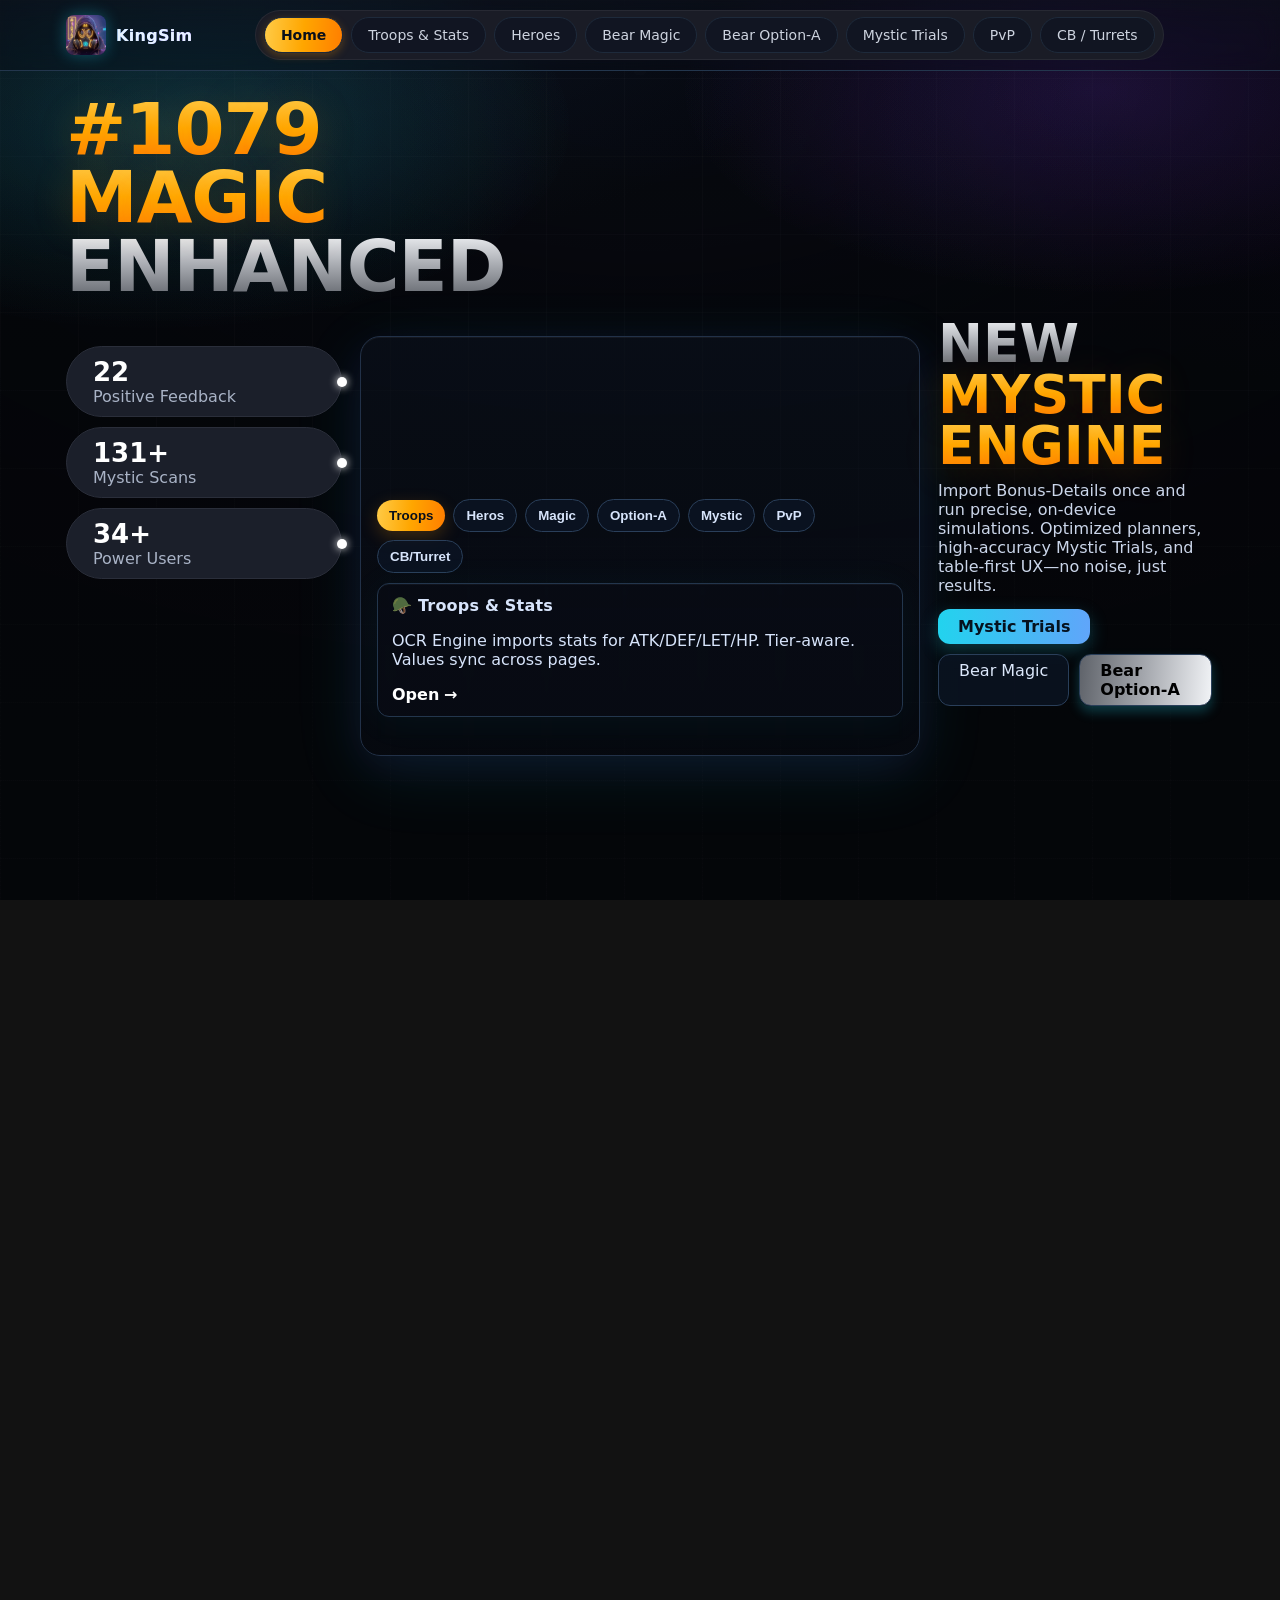
<file: index.html>
<!DOCTYPE html>
<html lang="en">
<head>
  <meta charset="utf-8" />
  <title>KingSim • Futuristic Battle Lab</title>
  <meta name="viewport" content="width=device-width, initial-scale=0.85, minimum-scale=0.5, maximum-scale=3.0" />
  <!-- Tell the browser that this page is dark  -->
  <meta name="color-scheme" content="dark">
  <meta name="theme-color" media="(prefers-color-scheme: dark)" content="#0b0f1a">
  <meta name="theme-color" media="(prefers-color-scheme: light)" content="#0b0f1a"><!-- keep dark always -->

  <!-- (Optional) legacy Safari/Chrome hint -->
  <meta name="apple-mobile-web-app-status-bar-style" content="black-translucent">

  <!-- Base + theme + home -->
  <link rel="stylesheet" href="assets/styles.css" />
  <link rel="stylesheet" href="assets/theme-all.css" />
  <link rel="stylesheet" href="assets/home-futuro.css" />
</head>
<body class="home-futuro">

  <!-- Scroll progress -->
  <div class="scroll-progress" aria-hidden="true"><span></span></div>

  <!-- Background: base image + effects (Home overlay) -->
  <div class="bg bg-image" aria-hidden="true"></div>
  <div class="bg fx-aurora" aria-hidden="true"></div>
  <div class="bg fx-grid" aria-hidden="true"></div>
  <div class="bg fx-vignette" aria-hidden="true"></div>

  <!-- NAV -->
  <header class="nav nav-glass">
    <div class="nav-inner">
      <a class="brand" href="index.html" aria-label="KingSim Home">
        <span class="brand-badge glow"></span>
        <span class="brand-name">KingSim</span>
      </a>

      <nav class="nav-links" aria-label="Primary" id="site-menu">
        <a href="index.html" data-tab="home">Home</a>
        <a href="troops.html" data-tab="troops">Troops &amp; Stats</a>
        <a href="heros.html" data-tab="heroes">Heroes</a>
        <a href="magic.html" data-tab="magic">Bear Magic</a>
        <a href="optiona.html" data-tab="optiona">Bear Option‑A</a>
        <a href="mystic.html" data-tab="mystic">Mystic Trials</a>
        <a href="pvp.html" data-tab="pvp">PvP</a>
        <a href="cb.html" data-tab="cb">CB / Turrets</a>
      </nav>
        <!-- The Menu button (.nav-toggle) is injected by theme-all.js -->
      <div class="nav-ctas">
        <a class="btn-pill btn-primary--compact" href="troops.html">🪖</a>
        <!-- The Menu button (.nav-toggle) is injected by theme-all.js -->
      </div>
    </div>
  </header>

  <!-- SCENE 1: PROMISE (hero) -->
  <section class="scene scene-hero fx-reveal" id="hero" aria-label="Hero">
        <div class="hero-grid container">
          <div class="hero-left">
            <!-- HERO 1 -->
            <h1 class="headline">
              <span class="line gold">#1079</span>
              <span class="line gold">MAGIC</span>
              <span class="line silver">ENHANCED</span>
            </h1>
          </div>
        </div>
    <div class="hero-grid container">
      <!-- HERO 1 & 2 (left lane: headline + pills) -->
      <div class="hero-left">
        <!-- HERO 2 -->
        <ul class="stats">
          <li class="stat">
            <div class="pill">
              <div class="stat-value" data-count-to="23">0</div>
              <div class="stat-sub">Positive Feedback</div>
            </div>
          </li>
          <li class="stat">
            <div class="pill">
              <div class="stat-value" data-count-to="132" data-suffix="+">0</div>
              <div class="stat-sub">Mystic Scans</div>
            </div>
          </li>
          <li class="stat">
            <div class="pill">
              <div class="stat-value" data-count-to="35" data-suffix="+">0</div>
              <div class="stat-sub">Power Users</div>
            </div>
          </li>
        </ul>
      </div>

      <!-- HERO 3 (center slab) -->
      <div class="hero-center">
        <div class="glass-slab" aria-hidden="true">
          <div class="slab-content">
            <!-- Optional loop video
            <video class="slab-video" autoplay muted loop playsinline>
              <source src="assets/hero-loop.webm" type="video/webm" />
              <source src="assets/hero-loop.mp4" type="video/mp4" />
            </video>
            -->

            <!-- Module carousel -->
            <div class="slab-carousel" role="tablist" aria-label="KingSim modules">
              <button class="tab is-active" data-target="#tab-troops" role="tab" aria-selected="true">Troops</button>
              <button class="tab" data-target="#tab-heros"  role="tab" aria-selected="false">Heros</button>
              <button class="tab" data-target="#tab-magic"  role="tab" aria-selected="false">Magic</button>
              <button class="tab" data-target="#tab-opt"    role="tab" aria-selected="false">Option‑A</button>
              <button class="tab" data-target="#tab-mystic" role="tab" aria-selected="false">Mystic</button>
              <button class="tab" data-target="#tab-pvp" role="tab" aria-selected="false">PvP</button>
              <button class="tab" data-target="#tab-cb" role="tab" aria-selected="false">CB/Turret</button>
            </div>

            <div class="slab-panels">
              <div class="panel is-visible" id="tab-troops">
                <h4>🪖 Troops &amp; Stats</h4>
                <p>OCR Engine imports stats for ATK/DEF/LET/HP. Tier‑aware. Values sync across pages.</p>
                <a class="link-arrow" href="troops.html">Open</a>
              </div>
              <div class="panel" id="tab-heros">
                <h4>�🧙‍♂️ Heroes &amp; Abilities</h4>
                <p>Select ownership, set level (⭐ 1–5), skill levels (1–5), and widget level (⚔ 1–5). Joiners are merged into the Epic group. Calculations show Battle‑PLUS effects only.</p>
                <a class="link-arrow" href="heros.html">Open</a>
              </div>
              <div class="panel" id="tab-magic">
                <h4>🐻 Bear Magic</h4>
                <p>A balanced simulation engine that tests all formation combinations to find the best 10 call/join ratios with highest total score.</p>
                <p>Reduces archers in CALL rally to maximize JOIN rally archer count (you join 2× per 5‑min window = 2× damage!)</p>
                <a class="link-arrow" href="magic.html">Open</a>
              </div>
              <div class="panel" id="tab-opt">
                <h4>🐻 Bear Option‑A</h4>
                <p>Uses your input Attack/Lethality stats to calculate optimal call formation and plots it on an interactive ternary chart for visual analysis.</p>
                <p>Maximizes ARCHER in CALL (your strongest stat), equal Cav/Arch in JOINs, fill rest with Infantry to reach 65k cap</p>
                <a class="link-arrow" href="optiona.html">Open</a>
              </div>
              <div class="panel" id="tab-mystic">
                <h4>🧭 Mystic Trials</h4>
                <p>Drop one Bonus/Stat Details image—get best compositions for your strike!</p>
                <a class="link-arrow" href="mystic.html">Open</a>
              </div>
              <div class="panel" id="tab-pvp">
                <h4>⚔ PvP</h4>
                <p>A dedicated PvP planner with attacker/defender stat matrices, counter picks, and live “what‑if” swaps will land here. It will reuse your shared Troops & Stats and present crisp, table‑first recommendations.</p>
                <a class="link-arrow" href="pvp.html">Open</a>
              </div>
              <div class="panel" id="tab-cb">
                <h4>⚔/🛡 CB/Turret</h4>
                <p>Dedicated calculators for Castle Battle and turret interactions will land here. The module will use your shared Troops & Stats and present clear setup tables.</p>
                <a class="link-arrow" href="cb.html">Open</a>
              </div>
              </div>
            </div>
          </div>
        </div>

      <!-- HERO 4 (right narrative & CTAs) -->
      <div class="hero-right">
        <h2 class="block-title">
          <span class="line silver">NEW</span>
          <span class="line gold">MYSTIC</span>
          <span class="line gold">ENGINE</span>
        </h2>
        <p class="lead">
          Import Bonus‑Details once and run precise, on‑device simulations. Optimized planners, high‑accuracy Mystic Trials, and table‑first UX—no noise, just results.
        </p>

        <div class="cta-row">
          <a class="btn-primary" href="mystic.html">Mystic Trials</a>
          <a class="btn-secondary" href="magic.html">Bear Magic</a>
          <a class="btn-outline" href="optiona.html">Bear Option‑A</a>
        </div>
      </div>
    </div>
  </section>

  <!-- SCENE 2: MODULES -->
  <section class="scene scene-modules fx-reveal container" id="modules" aria-label="Modules">
    <div class="feature-strip">
      <article class="feature card" data-target="#tab-troops" tabindex="0">
        <h3 class="f-title">Troops &amp; Stats</h3>
        <p class="f-copy">OCR Engine imports stats for ATK/DEF/LET/HP. Tier‑aware. Values sync across pages.</p>
        <a class="link-arrow2" href="troops.html">Open</a>
      </article>

      <article class="feature card" data-target="#tab-magic" tabindex="0">
        <h3 class="f-title">Bear Magic</h3>
        <p class="f-copy">A balanced simulation engine that tests all formation combinations to find the best 10 call/join ratios with highest total score.</p>
        <p class="f-copy">Reduces archers in CALL rally to maximize JOIN rally archer count (you join 2× per 5‑min window = 2× damage!)</p>
        <a class="link-arrow2" href="magic.html">Open</a>
      </article>

      <article class="feature card" data-target="#tab-opt" tabindex="0">
        <h3 class="f-title">Bear Option‑A</h3>
        <p class="f-copy">Uses your input Attack/Lethality stats to calculate optimal call formation and plots it on an interactive ternary chart for visual analysis.</p>
        <p class="f-copy">Maximizes ARCHER in CALL (your strongest stat), equal Cav/Arch in JOINs, fill rest with Infantry to reach 65k cap</p>
        <a class="link-arrow2" href="optiona.html">Open</a>
      </article>
    </div>
  </section>

  <!-- SCENE 3: STORY -->
  <section class="scene scene-story fx-reveal container" id="story" aria-label="Story">
    <div class="story-track">
      <article class="beat">
        <h3>Import</h3>
        <p>Drop one Bonus Details image—stats, tiers, and totals appear instantly.</p>
      </article>
      <article class="beat">
        <h3>Optimize</h3>
        <p>Find the best INF/CAV/ARC split with live counters and crisp tables.</p>
      </article>
      <article class="beat">
        <h3>Dominate</h3>
        <p>Make call/join choices with confidence. Scoreboards and inventory tell the rest.</p>
      </article>
    </div>

  </section>

  <!-- OUTRO CTA -->
  <section class="scene scene-outro fx-reveal container" id="outro" aria-label="Get Started">
    <div class="cta-band">
      <div class="band-left">
        <h3>Built for speed. Designed for clarity.</h3>
        <p>Everything runs on‑device. No servers. No waiting. Just results.</p>
      </div>
      <div class="band-right">
        <a class="btn-secondary" href="troops.html">Prepare Troops</a>
        <a class="btn-primary" href="mystic.html">Start Now</a>
      </div>
    </div>
  </section>

  <!-- FOOTER AUTO-INSERT -->
  <script src="assets/footer.js"></script>

  <!-- Scripts -->
  <script src="assets/theme-all.js"></script>
  <script src="assets/home-futuro.js"></script>
  <!-- If you load the mobile/animation helpers, keep them AFTER the theme as well -->
  <!-- <script src="assets/anim-all.js"></script> -->
  <!-- <script src="assets/mobile-all.js"></script> -->

  <script>
    (function(){
      // 1% of the current viewport height
      function setVH(){ document.documentElement.style.setProperty('--vh', (window.innerHeight * 0.01) + 'px'); }
      setVH();
      window.addEventListener('resize', setVH);
    })();
  </script>
</body>
</html>
</file>
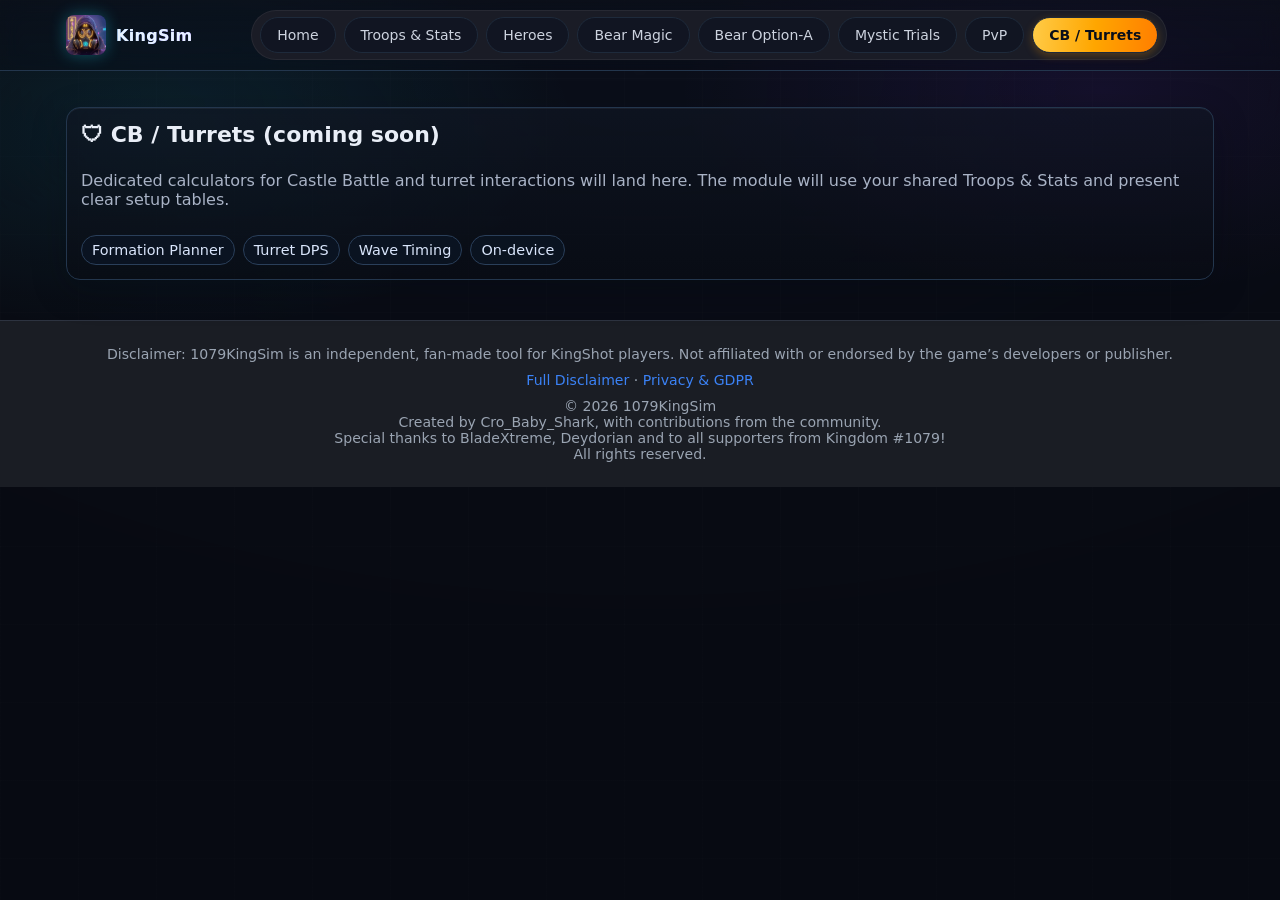
<file: cb.html>
<!DOCTYPE html>
<html lang="en">
<head>
  <meta charset="utf-8" />
  <title>CB / Turrets • KingSim (Coming Soon)</title>
  <meta name="viewport" content="width=device-width, initial-scale=0.85, minimum-scale=0.5, maximum-scale=3.0" />
  <!-- Tell the browser that this page is dark  -->
  <meta name="color-scheme" content="dark">
  <meta name="theme-color" media="(prefers-color-scheme: dark)" content="#0b0f1a">
  <meta name="theme-color" media="(prefers-color-scheme: light)" content="#0b0f1a"><!-- keep dark always -->

  <!-- (Optional) legacy Safari/Chrome hint -->
  <meta name="apple-mobile-web-app-status-bar-style" content="black-translucent">

  <!-- Base then Theme (order matters) -->
  <link rel="stylesheet" href="assets/styles.css" />
  <link rel="stylesheet" href="assets/theme-all.css" />
  <link rel="stylesheet" href="assets/anim-all.css" />
  <link rel="stylesheet" href="assets/mobile-all.css" />

  <!-- Page polish (scoped) -->
  <style>
    body { background: var(--bg); color: var(--ink); }
    .page-spacer { height: 12px; }                         /* breathing room under nav */
    .container { max-width: 1180px; margin: 24px auto; padding: 0 16px; }

    .panel { margin-bottom: 16px; }
    .panel.panel-glass { padding: 14px; }

    .h2 { font-size: 22px; font-weight: 800; margin: 0 0 8px; }
    .muted { color: var(--muted); }

    /* Coming‑soon card */
    .soon {
      display: grid; gap: 10px;
    }
    .soon .tags { display:flex; gap:8px; flex-wrap:wrap; }
    .tag {
      padding:6px 10px; border-radius:999px; border:1px solid #2a3f5a;
      background:#0c1424cc; color:#d9e5fb; font-size:.9rem;
    }

    /* Instant hover feel */
    a, .btn, .btn-ok, .btn-primary, .btn-secondary, .btn-outline,
    .nav .nav-links a, .brand, button {
      transition: color .12s ease, background-color .12s ease,
                  border-color .12s ease, box-shadow .12s ease, filter .12s ease;
    }
  </style>
</head>
<body>
  <!-- NAV -->
  <div class="nav">
    <div class="nav-inner">
      <a href="index.html" class="brand"><span class="brand-badge"></span>KingSim</a>
      <div class="nav-links">
        <a href="index.html" data-tab="home">Home</a>
        <a href="troops.html" data-tab="troops">Troops &amp; Stats</a>
        <a href="heros.html" data-tab="heroes">Heroes</a>
        <a href="magic.html" data-tab="magic">Bear Magic</a>
        <a href="optiona.html" data-tab="optiona">Bear Option‑A</a>
        <a href="mystic.html" data-tab="mystic">Mystic Trials</a>
        <a href="pvp.html" data-tab="pvp">PvP</a>
        <a href="cb.html" data-tab="cb">CB / Turrets</a>
      </div>
            <!-- mobile-only CTA cluster; hidden on desktop via your theme CSS -->
      <div class="nav-ctas">
        <a class="btn-primary--compact" href="troops.html">🪖</a>
        <!-- .nav-toggle is injected by theme-all.js on mobile -->
      </div>
    </div>
  </div>

  <div class="page-spacer"></div>

  <div class="container">
    <section class="panel panel-glass">
      <h2 class="h2">🛡 CB / Turrets (coming soon)</h2>
      <div class="soon">
        <p class="muted">
          Dedicated calculators for Castle Battle and turret interactions will land here.
          The module will use your shared Troops &amp; Stats and present clear setup tables.
        </p>
        <div class="tags">
          <span class="tag">Formation Planner</span>
          <span class="tag">Turret DPS</span>
          <span class="tag">Wave Timing</span>
          <span class="tag">On‑device</span>
        </div>
      </div>
    </section>
  </div>

  <!-- FOOTER AUTO-INSERT -->
  <script src="assets/footer.js"></script>
  <!-- Shared theme behavior (active tab + ripple) -->
  <script src="assets/theme-all.js"></script>
  <script src="assets/anim-all.js"></script>
  <script src="assets/mobile-all.js"></script>
</body>
</html>
</file>
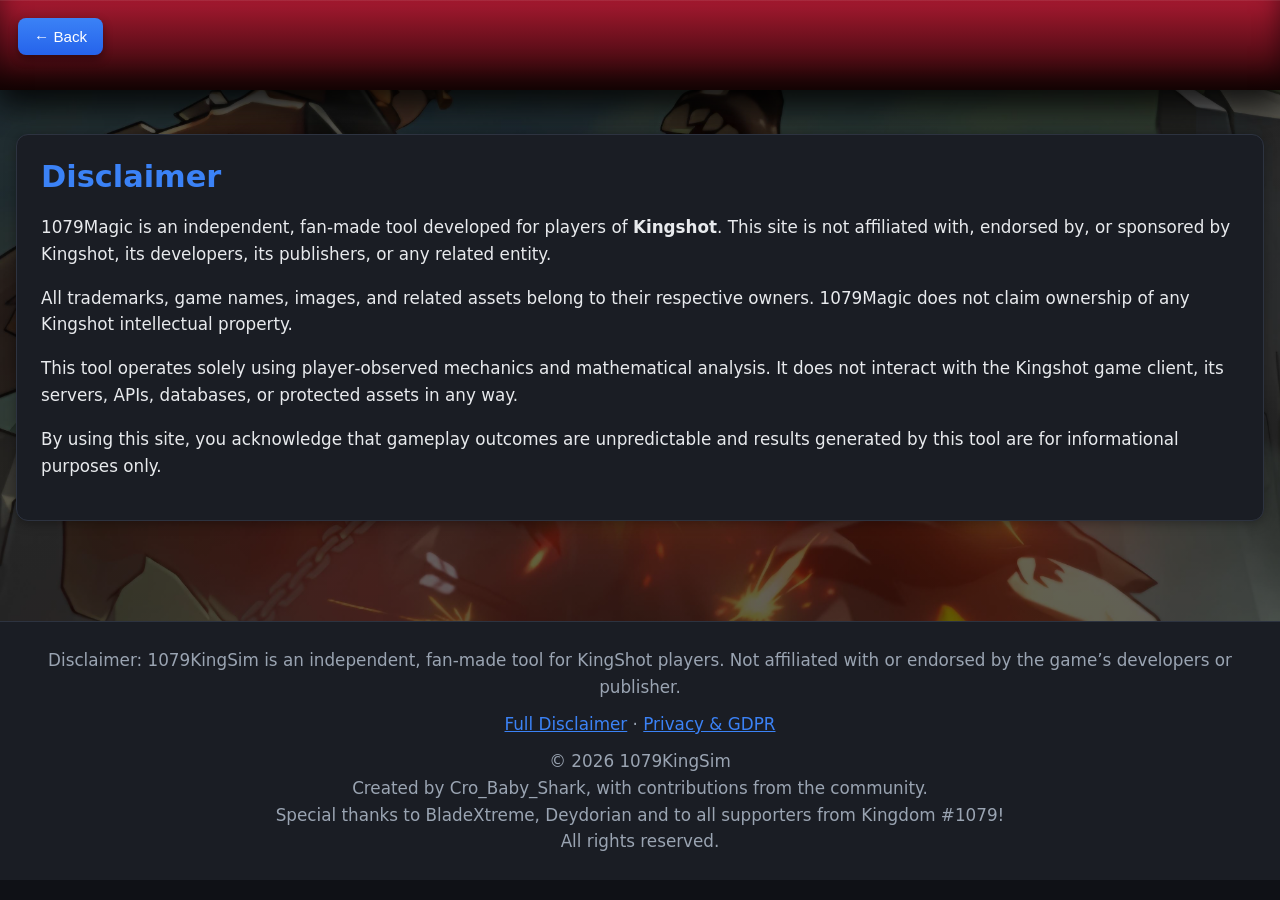
<file: disclaimer.html>
<!DOCTYPE html>
<html lang="en">
<head>
  <meta charset="utf-8" />
  <title>Disclaimer – 1079Magic</title>
  <meta name="viewport" content="width=device-width, initial-scale=0.85, minimum-scale=0.5, maximum-scale=3.0" />
  <!-- Tell the browser that this page is dark  -->
  <meta name="color-scheme" content="dark">
  <meta name="theme-color" media="(prefers-color-scheme: dark)" content="#0b0f1a">
  <meta name="theme-color" media="(prefers-color-scheme: light)" content="#0b0f1a"><!-- keep dark always -->

  <!-- (Optional) legacy Safari/Chrome hint -->
  <meta name="apple-mobile-web-app-status-bar-style" content="black-translucent">
<style>
  /* ------------------------------------------------------------------
     GLOBAL THEME — Matches main app exactly
  ------------------------------------------------------------------ */
  :root {
    --bg:#0f1116;
    --panel:#1a1d24;
    --text:#e8eaed;
    --muted:#9aa4b2;
    --border:#2d3340;
    --accent:#3b82f6;
    --accent-hover:#2563eb;color: var(--text);
  }
     /* FIX 2: Set html background to dark so fast-scroll overscroll never shows white */
    html {
      background-color: #0f1116;
      height: 100%;
    }
    body {
      margin: 0;
      font-family: system-ui, -apple-system, Segoe UI, Roboto, Helvetica, Arial, sans-serif;

      /* Background image + shading overlay */
      background:
        linear-gradient(rgba(0, 0, 0, 0.55), rgba(0, 0, 0, 0.65)), /* shading */
        url('3851.jpg');  /* your uploaded Bear image */

      background-size: cover;         /* fills whole screen */
      background-position: center;    /* centers the bear nicely */
      background-repeat: no-repeat;
      background-attachment: fixed;   /* parallax-style effect */

      color: var(--text);
    }
    /* FIX 3: On mobile, background-attachment:fixed causes gaps/white areas.
     Use scroll + cover so image always fills the screen with no white space.
     Also disable the zoom animation on mobile as percentage-based sizes
     can expose edges on small screens. */
  @media (max-width: 768px) {
    body {
      background-attachment: scroll;
      background-size: cover !important;
      animation: none;
    }
  }

  /* ------------------------------------------------------------------
     HEADER BAR (same as main app but WITHOUT image/title)
  ------------------------------------------------------------------ */
  .header-wrapper {
    background: linear-gradient(
      180deg,
      #a71930 0%,
      #9a172c 10%,
      #8c1527 20%,
      #7f1323 30%,
      #72111f 40%,
      #650f1b 50%,
      #570d16 60%,
      #4a0b12 70%,
      #3d090e 80%,
      #2f0709 90%,
      #220505 100%
    );
    height: 90px;
    width: 100%;
    box-shadow:
      0 0 40px rgba(0, 0, 0, 0.7),
      0 15px 30px rgba(0, 0, 0, 0.6),
      inset 0 1px 0 rgba(255,255,255,0.08),
      inset 0 -15px 25px rgba(0,0,0,0.5);
  }

  /* ------------------------------------------------------------------
     PAGE LAYOUT
  ------------------------------------------------------------------ */
  .container {
    max-width: 1250px;
    margin: auto;
    padding: 24px 16px 60px;
  }

  .panel {
    background: var(--panel);
    border: 1px solid var(--border);
    border-radius: 12px;
    padding: 24px;
    box-shadow: 0 2px 12px rgba(0,0,0,0.35);
    margin-top: 20px;
  }

  h1 {
    color: var(--accent);
    margin-top: 0;
    margin-bottom: 20px;
    font-size: 1.9rem;
  }

  p, li {
    line-height: 1.6;
    font-size: 1.05rem;
  }

  /* ------------------------------------------------------------------
     FLOATING BACK BUTTON
  ------------------------------------------------------------------ */
  .back-floating {
    position: fixed;
    top: 18px;
    left: 18px;
    z-index: 9999;
    background: linear-gradient(180deg, #3b82f6, #2563eb);
    color: white;
    padding: 10px 16px;
    font-size: 0.95rem;
    border: none;
    border-radius: 8px;
    cursor: pointer;
    box-shadow:0 4px 10px rgba(0,0,0,0.4);
    display:flex;
    align-items:center;
    gap:6px;
    transition: transform 0.15s ease-out, box-shadow 0.2s ease-out;
  }

  .back-floating:hover {
    transform: scale(1.07);
    box-shadow: 0 0 14px #3b82f6;
  }

  .back-floating:active {
    transform: scale(0.97);
  }

  /* ------------------------------------------------------------------
     MOBILE FIXES — readable text, proper padding
  ------------------------------------------------------------------ */
  @media (max-width: 768px) {
    h1 { font-size: 1.6rem; }
    p, li { font-size: 1rem; }
    .panel { padding: 18px; }
  }

  @media (max-width: 480px) {
    h1 { font-size: 1.4rem; }
    p, li { font-size: 0.95rem; }
    .panel { padding: 16px; }

    .back-floating {
      top: 12px;
      left: 12px;
      padding: 8px 12px;
      font-size: 0.82rem;
    }
  }
</style>

</head>

<body>

<div class="header-wrapper"></div>

<button class="back-floating" onclick="safeBack()">← Back</button>

<div class="container">
  <div class="panel">

    <h1>Disclaimer</h1>

    <p>1079Magic is an independent, fan‑made tool developed for players of <strong>Kingshot</strong>. This site is not affiliated with, endorsed by, or sponsored by Kingshot, its developers, its publishers, or any related entity.</p>

    <p>All trademarks, game names, images, and related assets belong to their respective owners. 1079Magic does not claim ownership of any Kingshot intellectual property.</p>

    <p>This tool operates solely using player‑observed mechanics and mathematical analysis. It does not interact with the Kingshot game client, its servers, APIs, databases, or protected assets in any way.</p>

    <p>By using this site, you acknowledge that gameplay outcomes are unpredictable and results generated by this tool are for informational purposes only.</p>

  </div>
</div>

<script>
function safeBack() {
  if (window.history.length > 1) history.back();
  else window.location.href = "/index.html";
}
</script>
  <!-- FOOTER AUTO-INSERT -->
  <script src="assets/footer.js"></script>
</body>

</html>
</file>
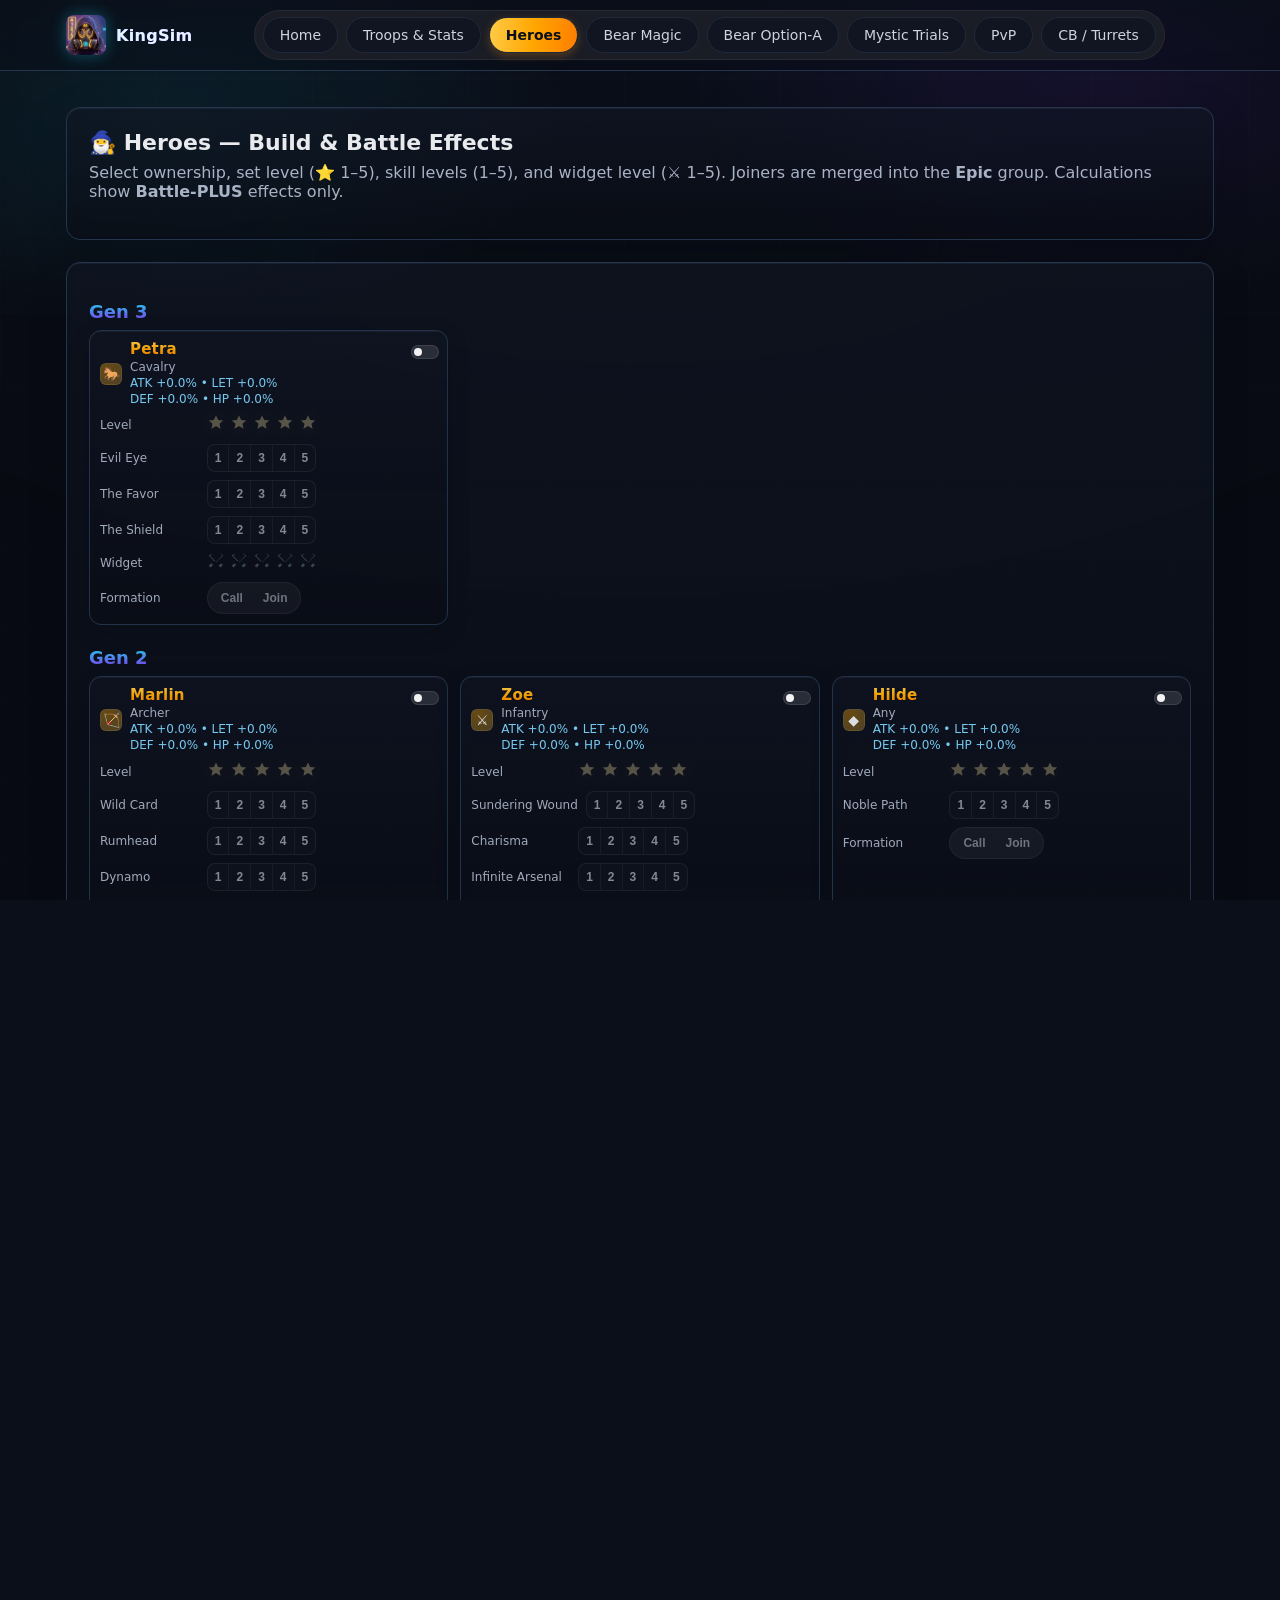
<file: heros.html>
<!DOCTYPE html>
<html lang="en">
<head>
  <meta charset="utf-8" />
  <title>Heroes • KingSim</title>
  <meta name="viewport" content="width=device-width, initial-scale=0.85, minimum-scale=0.5, maximum-scale=3.0" />
  <!-- Tell the browser that this page is dark  -->
  <meta name="color-scheme" content="dark">
  <meta name="theme-color" media="(prefers-color-scheme: dark)" content="#0b0f1a">
  <meta name="theme-color" media="(prefers-color-scheme: light)" content="#0b0f1a"><!-- keep dark always -->
  <meta name="apple-mobile-web-app-status-bar-style" content="black-translucent" />


  <!-- Shared rails -->
  <link rel="stylesheet" href="assets/styles.css" />
  <link rel="stylesheet" href="assets/theme-all.css" />
  <link rel="stylesheet" href="assets/mobile-all.css" />
  <link rel="stylesheet" href="assets/anim-all.css" />
  <!-- Offline shim for file:// tiers.json -->
  <script src="assets/fetch-shim.js"></script>
  <!-- Heroes page styles -->
  <link rel="stylesheet" href="assets/heroes.css" />

  <style>
    /* Page-local tweaks to match KingSim rails */
    body{ background: var(--bg);  }
    .page-spacer{ height: 12px; }
    .container{ max-width:1180px; margin:24px auto; padding:0 16px; }
    .h2{ font-size:22px; font-weight:800; margin:0 0 8px; }
    .muted{ color:var(--muted); }
  </style>
</head>
<body>
  <!-- NAV -->
  <div class="nav">
    <div class="nav-inner">
      <a class="brand" href="index.html"><span class="brand-badge"></span>KingSim</a>
      <div class="nav-links">
        <a href="index.html" data-tab="home">Home</a>
        <a href="troops.html" data-tab="troops">Troops & Stats</a>
        <a href="heros.html" data-tab="heroes">Heroes</a>
        <a href="magic.html" data-tab="magic">Bear Magic</a>
        <a href="optiona.html" data-tab="optiona">Bear Option‑A</a>
        <a href="mystic.html" data-tab="mystic">Mystic Trials</a>
        <a href="pvp.html" data-tab="pvp">PvP</a>
        <a href="cb.html" data-tab="cb">CB / Turrets</a>
      </div>
            <!-- mobile-only CTA cluster; hidden on desktop via your theme CSS -->
      <div class="nav-ctas">
        <a class="btn-primary--compact" href="troops.html">🪖</a>
        <!-- .nav-toggle is injected by theme-all.js on mobile -->
      </div>
    </div>
  </div>
  <div class="page-spacer"></div>

  <!-- Page content -->
  <div class="container">
    <section class="panel panel-glass">
      <h2 class="h2">🧙‍♂️ Heroes — Build & Battle Effects</h2>
      <p class="muted" style="margin-top:6px">
        Select ownership, set level (⭐ 1–5), skill levels (1–5), and widget level (⚔ 1–5).
        Joiners are merged into the <b>Epic</b> group. Calculations show <b>Battle‑PLUS</b> effects only.
      </p>
    </section>

    <!-- Hero cards grid -->
    <section class="panel panel-glass" id="heroes-panel">
      <div id="heroGrid" class="hero-grid"></div>
      <div class="tools" style="display:flex; gap:10px; justify-content:flex-end; margin-top:12px;">
        <button id="exportHeroes" class="btn">Export selections (JSON)</button>
        <button id="clearHeroes" class="btn" style="background:linear-gradient(145deg,#ff9080,#ff6b6b);color:#fff;">Clear</button>
      </div>
    </section>

    <!-- Summary panel (revealed when at least one hero is owned) -->
    <section class="panel panel-glass" id="summary-panel" style="display:none">
      <h3 class="h2" style="display:flex;align-items:center;gap:8px;">📘 Hero Battle Effects Summary</h3>
      <div id="summaryTotals" class="muted" style="margin:6px 0 12px 0"></div>
      <div id="summaryTableWrap" class="table-scroll"></div>
      <h4 style="margin:14px 0 6px 0">Skill & Widget Details</h4>
      <div id="summaryDetails" class="muted"></div>
    </section>
  </div>


  <!-- Scripts -->
  <script src="assets/theme-all.js"></script>
  <script src="assets/anim-all.js"></script>
  <script src="assets/mobile-all.js"></script>
  <!-- Heroes logic -->
  <script src="assets/heroes.js"></script>
  <!-- FOOTER AUTO-INSERT -->
  <script src="assets/footer.js"></script>
</body>
</html>
</file>
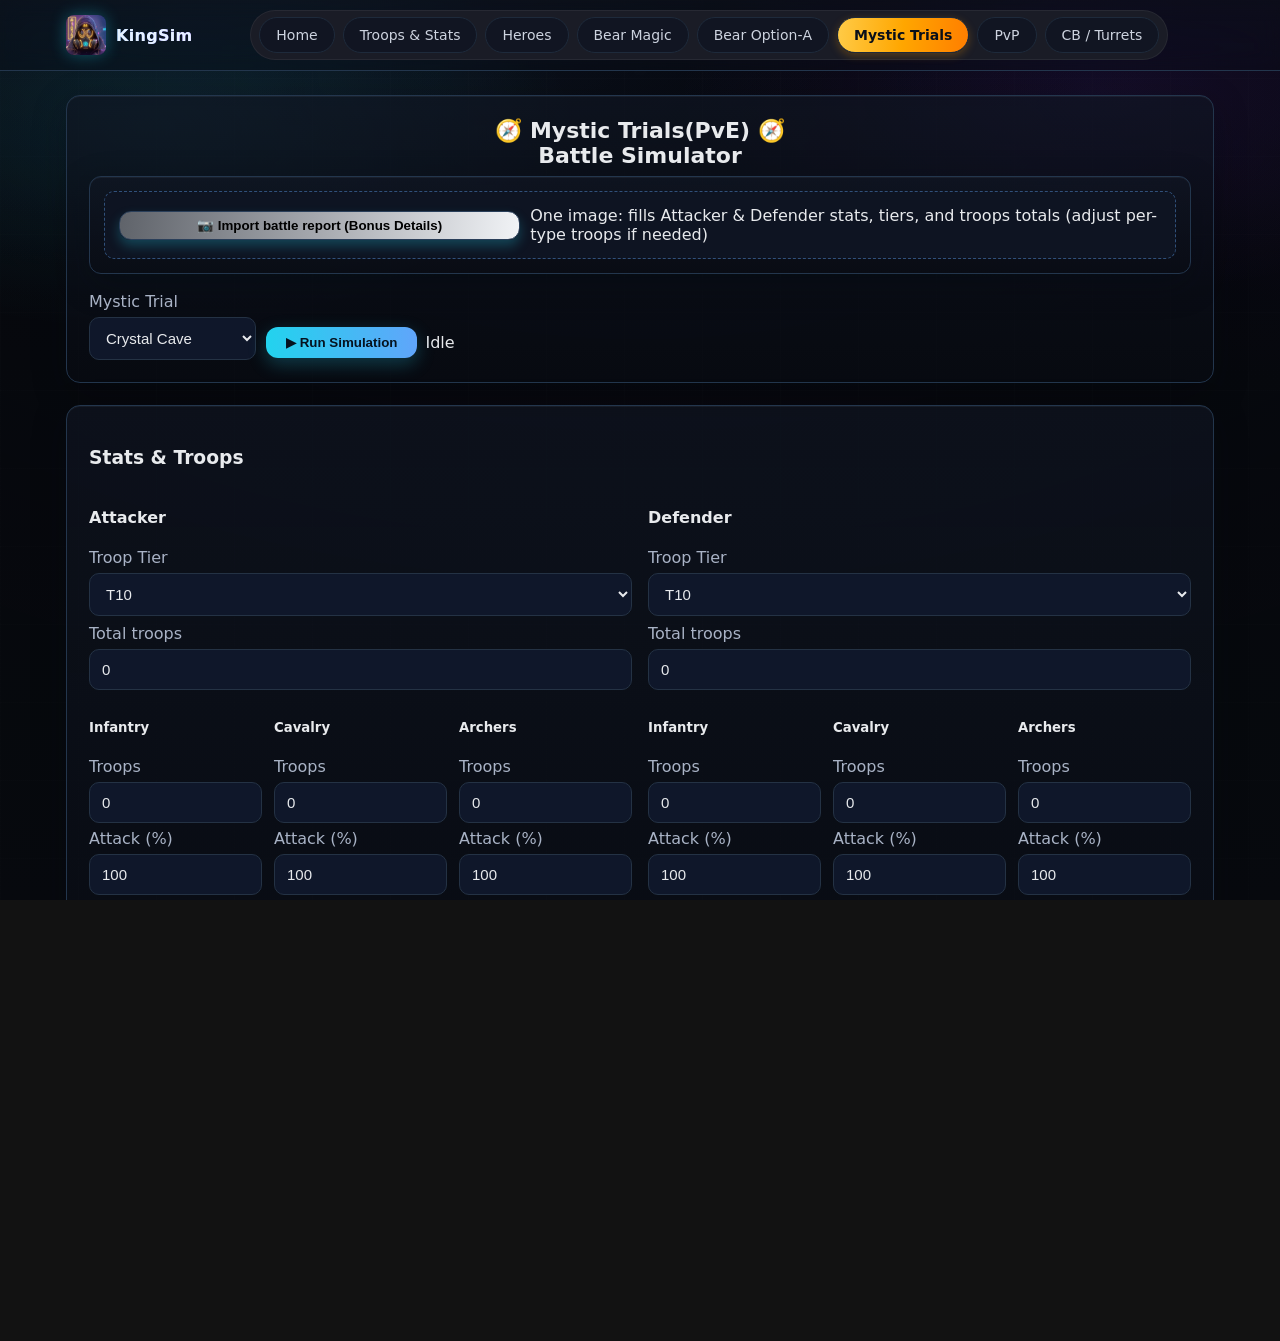
<file: mystic.html>
<!DOCTYPE html>
<html lang="en">
<head>
  <meta charset="utf-8" />
  <title>Mystic Trials • KingSim</title>
  <meta name="viewport" content="width=device-width, initial-scale=0.85, minimum-scale=0.5, maximum-scale=3.0" />
  <!-- Tell the browser that this page is dark  -->
  <meta name="color-scheme" content="dark">
  <meta name="theme-color" media="(prefers-color-scheme: dark)" content="#0b0f1a">
  <meta name="theme-color" media="(prefers-color-scheme: light)" content="#0b0f1a"><!-- keep dark always -->
  <meta name="apple-mobile-web-app-status-bar-style" content="black-translucent" />
  <!-- Shared theme and helpers -->
  <link rel="stylesheet" href="assets/styles.css" />
  <link rel="stylesheet" href="assets/theme-all.css" />
  <link rel="stylesheet" href="assets/anim-all.css" />
  <link rel="stylesheet" href="assets/mobile-all.css" />
  <script src="assets/fetch-shim.js"></script>
  <style>
    /* Page specifics */
    .container { max-width:1180px; margin:24px auto; padding:0 16px; }
    .grid-2  { display:grid; grid-template-columns:1fr 1fr; gap:16px; }
    .grid-3  { display:grid; grid-template-columns:repeat(3,1fr); gap:12px; }
    @media (max-width:980px){ .grid-2{grid-template-columns:1fr;} }
    .h2{ font-size:22px; font-weight:800; margin:0 0 8px; }
    .import-card.panel-glass{ padding:14px;border:1px solid #23364d;border-radius:12px; }
    .dropzone{ display:flex;gap:10px;align-items:center; border:1px dashed #30507a;border-radius:10px;background:#0e1422;padding:14px;cursor:pointer; }
    #results_table table, #why_table table { width:100%; border-collapse:collapse; background:linear-gradient(180deg, rgba(12,18,30,.35), rgba(10,16,28,.30)); border:1px solid #23364d; border-radius:12px; overflow:hidden; }
    #results_table th, #results_table td,
    #why_table th, #why_table td { padding:9px 10px; border-bottom:1px solid rgba(35,54,77,.6); font-size:14px; }
    #mt_status { min-width: 42px; display:inline-block; }
    /* Full-width container + safe horizontal scrolling when needed */
    .table-scroll{
      width: 100%;
      min-width: 112px;
      overflow-x: auto;
      -webkit-overflow-scrolling: touch;
    }

    /* Make the table expand to the container width */
    .table-scroll > table{
      width: 100%;
      border-collapse: collapse;
      table-layout: fixed;      /* columns divide evenly; keeps layout stable */
    }

    /* Optional: if you prefer columns to auto-fit content instead of equal widths,
      remove table-layout: fixed and use min-width to keep readability on narrow screens */
    /*
    .table-scroll > table{
      min-width: 640px;
      width: 100%;
    }
    */

    /* Cells—keep your existing theme look; these are safe defaults */
    .table-scroll th, .table-scroll td{
      padding: 9px 10px;
      text-align: center;         /* or center if you prefer */
      white-space: nowrap;      /* prevents ugly wraps; scrolling will appear on mobile */
    }

    /* If you want some columns centered */
    .table-scroll th:nth-child(2),
    .table-scroll td:nth-child(2),
    .table-scroll th:nth-child(4),
    .table-scroll td:nth-child(4){
      text-align: center;
    }

    /* Small screens: reduce padding so more fits before scrolling */
    @media (max-width: 640px){
      .table-scroll th, .table-scroll td{ padding: 7px 8px; }
    }
  </style>
</head>
<body>
  <!-- NAV (same shared partials) -->
  <div class="nav"><div class="nav-inner">
    <a class="brand" href="index.html"><span class="brand-badge"></span>KingSim</a>
    <div class="nav-links">
      <a href="index.html" data-tab="home">Home</a>
      <a href="troops.html" data-tab="troops">Troops & Stats</a>
      <a href="heros.html" data-tab="heroes">Heroes</a>
      <a href="magic.html" data-tab="magic">Bear Magic</a>
      <a href="optiona.html" data-tab="optiona">Bear Option‑A</a>
      <a href="mystic.html" data-tab="mystic">Mystic Trials</a>
      <a href="pvp.html" data-tab="pvp">PvP</a>
      <a href="cb.html" data-tab="cb">CB / Turrets</a>
    </div>
          <!-- mobile-only CTA cluster; hidden on desktop via your theme CSS -->
      <div class="nav-ctas">
        <a class="btn-primary--compact" href="troops.html">🪖</a>
        <!-- .nav-toggle is injected by theme-all.js on mobile -->
      </div>
  </div>
</div>
  <div class="page-spacer"></div>

  <div class="container">
    <!-- Import & controls -->
    <section class="panel panel-glass">
      <h2 class="h2" style="text-align: center;">🧭 Mystic Trials(PvE) 🧭<br>Battle Simulator</h2>

      <!-- Single OCR import -->
      <div class="import-card panel-glass" style="margin-bottom:12px">
        <div class="dropzone" id="pve_dz">
          <button class="btn" id="pve_browse">📷 Import battle report (Bonus Details)</button>
          <input id="pve_file" type="file" accept="image/*" style="display:none" />
          <span class="dz-hint">One image: fills Attacker & Defender stats, tiers, and troops totals (adjust per-type troops if needed)</span>
        </div>
        <div id="pve_ocr_status" class="dz-hint"></div>
      </div>

      <!-- Simulation parameters (user can tweak; engine will auto-refine anyway) -->
      <!-- Controls row: Trial + Run button inline -->
      <div class="grid-2" style="align-items:center; gap:12px">
        <div style="display:flex; align-items:end; gap:10px; flex-wrap:wrap">
          <div>
            <label for="mt_trial">Mystic Trial</label>
            <select id="mt_trial">
              <option value="Crystal Cave">Crystal Cave</option>
              <option value="Forest of Life">Forest of Life</option>
              <option value="Knowledge Nexus">Knowledge Nexus</option>
              <option value="Molten Fort">Molten Fort</option>
            </select>
          </div>

          <!-- Inline actions -->
          <div style="display:flex; align-items:center; gap:8px; margin-bottom: 2px;">
            <button id="mt_run" class="btn-ok">▶ Run Simulation</button>
            <span id="mt_status" class="muted">Idle</span>
          </div>
        </div>
      </div>
    </section>

    <!-- RESULTS go directly below the Run button (above inputs) -->
    <section class="panel panel-glass" id="mt_results" style="display:none">
      <div id="mt_bestline" class="muted" style="margin:0 0 12px 0"></div>
      <div id="mt_tablewrap"></div>
    </section>

    <!-- 2-grid stats & troops -->
    <section class="panel panel-glass">
      <h3>Stats & Troops</h3>
      <div class="grid-2">
        <!-- Attacker -->
        <div>
          <h4>Attacker</h4>
          <label>Troop Tier</label>
          <select id="att_tier">
            <option>T6</option><option>T9</option><option selected>T10</option>
            <option>T10.TG1</option><option>T10.TG2</option><option>T10.TG3</option>
            <option>T10.TG4</option><option>T10.TG5</option>
          </select>
          <label style="margin-top:8px">Total troops</label><input id="att_total" type="number" step="1000" value="0"/>

          <div class="grid-3" style="margin-top:8px">
            <div>
              <h5>Infantry</h5>
              <label>Troops</label><input id="att_inf" type="number" step="1000" value="0"/>
              <label>Attack (%)</label><input id="att_inf_atk" type="number" step="0.1" value="100"/>
              <label>Defense (%)</label><input id="att_inf_def" type="number" step="0.1" value="100"/>
              <label>Lethality (%)</label><input id="att_inf_let" type="number" step="0.1" value="100"/>
              <label>Health (%)</label><input id="att_inf_hp" type="number" step="0.1" value="100"/>
            </div>
            <div>
              <h5>Cavalry</h5>
              <label>Troops</label><input id="att_cav" type="number" step="1000" value="0"/>
              <label>Attack (%)</label><input id="att_cav_atk" type="number" step="0.1" value="100"/>
              <label>Defense (%)</label><input id="att_cav_def" type="number" step="0.1" value="100"/>
              <label>Lethality (%)</label><input id="att_cav_let" type="number" step="0.1" value="100"/>
              <label>Health (%)</label><input id="att_cav_hp" type="number" step="0.1" value="100"/>
            </div>
            <div>
              <h5>Archers</h5>
              <label>Troops</label><input id="att_arc" type="number" step="1000" value="0"/>
              <label>Attack (%)</label><input id="att_arc_atk" type="number" step="0.1" value="100"/>
              <label>Defense (%)</label><input id="att_arc_def" type="number" step="0.1" value="100"/>
              <label>Lethality (%)</label><input id="att_arc_let" type="number" step="0.1" value="100"/>
              <label>Health (%)</label><input id="att_arc_hp" type="number" step="0.1" value="100"/>
            </div>
          </div>
        </div>

        <!-- Defender -->
        <div>
          <h4>Defender</h4>
          <label>Troop Tier</label>
          <select id="def_tier">
            <option>T6</option><option>T9</option><option selected>T10</option>
            <option>T10.TG1</option><option>T10.TG2</option><option>T10.TG3</option>
            <option>T10.TG4</option><option>T10.TG5</option>
          </select>
          <label style="margin-top:8px">Total troops</label><input id="def_total" type="number" step="1000" value="0"/>

          <div class="grid-3" style="margin-top:8px">
            <div>
              <h5>Infantry</h5>
              <label>Troops</label><input id="def_inf" type="number" step="1000" value="0"/>
              <label>Attack (%)</label><input id="def_inf_atk" type="number" step="0.1" value="100"/>
              <label>Defense (%)</label><input id="def_inf_def" type="number" step="0.1" value="100"/>
              <label>Lethality (%)</label><input id="def_inf_let" type="number" step="0.1" value="100"/>
              <label>Health (%)</label><input id="def_inf_hp" type="number" step="0.1" value="100"/>
            </div>
            <div>
              <h5>Cavalry</h5>
              <label>Troops</label><input id="def_cav" type="number" step="1000" value="0"/>
              <label>Attack (%)</label><input id="def_cav_atk" type="number" step="0.1" value="100"/>
              <label>Defense (%)</label><input id="def_cav_def" type="number" step="0.1" value="100"/>
              <label>Lethality (%)</label><input id="def_cav_let" type="number" step="0.1" value="100"/>
              <label>Health (%)</label><input id="def_cav_hp" type="number" step="0.1" value="100"/>
            </div>
            <div>
              <h5>Archers</h5>
              <label>Troops</label><input id="def_arc" type="number" step="1000" value="0"/>
              <label>Attack (%)</label><input id="def_arc_atk" type="number" step="0.1" value="100"/>
              <label>Defense (%)</label><input id="def_arc_def" type="number" step="0.1" value="100"/>
              <label>Lethality (%)</label><input id="def_arc_let" type="number" step="0.1" value="100"/>
              <label>Health (%)</label><input id="def_arc_hp" type="number" step="0.1" value="100"/>
            </div>
          </div>
        </div>
      </div>
    </section>
  </div>


  <!-- Engine & UI wires (reuse your existing core bundle order) -->
  <script src="sim/engine/rng.js"></script>
  <script src="sim/engine/formulas.js"></script>
  <script src="sim/engine/battle.js"></script>
  <script src="sim/engine/mysticTrials.js"></script>
  <script src="sim/engine/optimizer.js"></script>
  <script src="sim/kingSim.js"></script>
  <!-- OCR (reuse) -->
  <script src="sim/ocr/mystic_ocr.js"></script>
  <script src="sim/ui/mystic_onebox.js"></script>
  
  <!-- Page logic -->
  <script>
  (function(){
    'use strict';
    // Small helpers
    const $ = id => document.getElementById(id);
    const num = (v,d=0)=>{const n=parseFloat(String(v).replace(',','.')); return Number.isFinite(n)?n:d;};
    const sum = (obj)=>['inf','cav','arc'].reduce((s,k)=>s+(obj[k]||0),0);

    // Wire OCR (reuse your mounted handlers) and adapt to our field IDs
    // We hook into mystic_ocr.js by monkey‑patching its setVal/applyStats if present.  [3](https://tipicoltd-my.sharepoint.com/personal/hadzisejdice_tipico_com/Documents/Datoteke%20aplikacije%20Microsoft%20Copilot%20Chat/rng.js)
    const ok = !!window.Tesseract; // loaded lazily by mystic_ocr when importing
    // Bridge: when mystic_ocr sets mt_* fields, also mirror to pve_* where applicable
    // (If you prefer, extend mystic_ocr.js to target these IDs directly.)

    // Import handlers (UX)
    const dz = $('pve_dz'), file = $('pve_file'), browse = $('pve_browse');
    const status = $('pve_ocr_status');
    function setOcrStatus(s){ status.textContent = s || ''; }
    browse.addEventListener('click', ()=>file.click());
    ['dragenter','dragover'].forEach(ev=>dz.addEventListener(ev,e=>{e.preventDefault();dz.style.borderColor='#3b82f6'}));
    ['dragleave','drop'].forEach(ev=>dz.addEventListener(ev,e=>{e.preventDefault();dz.style.borderColor='#30507a'}));
    dz.addEventListener('drop', e=>{ const f=e.dataTransfer?.files?.[0]; if(f) file.files = e.dataTransfer.files; file.dispatchEvent(new Event('change',{bubbles:true})); });

    // Patch mystic_ocr mount: we simply re-trigger its input updates after OCR done to copy values here.
    const originalSetVal = (id,v)=>{
      const el = document.getElementById(id);
      if (!el) return;
      el.value = (v==null?'':v);
      el.dispatchEvent(new Event('input',{bubbles:true}));
      el.dispatchEvent(new Event('change',{bubbles:true}));
    };

    file.addEventListener('change', async (e)=>{
      // use existing OCR by temporarily aliasing expected IDs from mystic.html to our page
      // Attacker/Defender stats:
      const map = [
        // attacker
        ['mt_atk_inf_atk','att_inf_atk'],['mt_atk_inf_def','att_inf_def'],['mt_atk_inf_let','att_inf_let'],['mt_atk_inf_hp','att_inf_hp'],
        ['mt_atk_cav_atk','att_cav_atk'],['mt_atk_cav_def','att_cav_def'],['mt_atk_cav_let','att_cav_let'],['mt_atk_cav_hp','att_cav_hp'],
        ['mt_atk_arc_atk','att_arc_atk'],['mt_atk_arc_def','att_arc_def'],['mt_atk_arc_let','att_arc_let'],['mt_atk_arc_hp','att_arc_hp'],
        // defender
        ['mt_def_inf_atk','def_inf_atk'],['mt_def_inf_def','def_inf_def'],['mt_def_inf_let','def_inf_let'],['mt_def_inf_hp','def_inf_hp'],
        ['mt_def_cav_atk','def_cav_atk'],['mt_def_cav_def','def_cav_def'],['mt_def_cav_let','def_cav_let'],['mt_def_cav_hp','def_cav_hp'],
      ];
      // totals + tiers
      const mapTotals = [
        ['mt_atk_total','att_total'],
        ['mt_def_total','def_total'],
        ['mt_atk_tier','att_tier'],
        ['mt_def_tier','def_tier'],
      ];

      const f = e.target.files?.[0];
      if (!f) return;
      try{
        setOcrStatus('⏳ OCR…');
        // invoke same parse flow by creating a temporary hidden form on the fly through mystic_ocr
        // mystic_ocr.js already mounts on DOMContentLoaded and wires its own inputs. [3](https://tipicoltd-my.sharepoint.com/personal/hadzisejdice_tipico_com/Documents/Datoteke%20aplikacije%20Microsoft%20Copilot%20Chat/rng.js)
        // We reuse its exported behavior by simulating a file selection into its <input id="mt_file"> if present.
        const shim = document.getElementById('mt_file');
        if (!shim){
          // create a hidden <input id="mt_file"> so mystic_ocr finds it
          const h = document.createElement('input');
          h.type='file'; h.accept='image/*'; h.id='mt_file'; h.style.display='none';
          document.body.appendChild(h);
        }
        // assign FileList to shim and dispatch change; mystic_ocr will fill mt_* fields
        const dataTransfer = new DataTransfer(); dataTransfer.items.add(f);
        document.getElementById('mt_file').files = dataTransfer.files;
        document.getElementById('mt_file').dispatchEvent(new Event('change', {bubbles:true}));

        // After a tiny delay (OCR time is longer anyway), mirror mt_* into our inputs.
        const poll = setInterval(()=>{
          // heuristic: when attacker inf atk has changed away from 100, assume OCR done
          const a = document.getElementById('mt_atk_inf_atk')?.value;
          if (a && a !== '100'){
            clearInterval(poll);
            [...map, ...mapTotals].forEach(([src,dst])=>{
              const v = document.getElementById(src)?.value;
              if (v!=null) originalSetVal(dst, v);
            });
            setOcrStatus('✅ Imported. TIP: set defender per‑type troops or use trial presets.');
          }
        }, 1200);
      }catch(err){
        console.error('[PvE OCR]', err);
        setOcrStatus('❌ OCR failed');
      }
    });

    // Run button
    $('pve_run').addEventListener('click', async ()=>{
      const ui = {
        trial: $('pve_trial').value,
        battles: Math.max(1, Math.min(1000, num($('pve_battles').value, 120))),
        sparsity: Math.max(0.01, Math.min(0.2, num($('pve_sparsity').value, 0.05))),
        fiMin: Math.max(0, Math.min(1, num($('pve_fi_min').value, 0.40))),
        fiMax: Math.max(0, Math.min(1, num($('pve_fi_max').value, 0.80))),
        fcMin: Math.max(0, Math.min(1, num($('pve_fc_min').value, 0.15))),
        fcMax: Math.max(0, Math.min(1, num($('pve_fc_max').value, 0.30))),
        seed: num($('pve_seed').value, 1337)
      };
      const status = $('pve_status');
      status.textContent = 'Running…'; status.style.color = '#9aa4b2';

      // Build attacker / defender bases from inputs
      const attackerBase = {
        totalTroops: num($('att_total').value, 0),
        tier: $('att_tier').value,
        stats: {
          attack: { inf:num($('att_inf_atk').value,100), cav:num($('att_cav_atk').value,100), arc:num($('att_arc_atk').value,100) },
          defense:{ inf:num($('att_inf_def').value,100), cav:num($('att_cav_def').value,100), arc:num($('att_arc_def').value,100) },
          lethality:{inf:num($('att_inf_let').value,100), cav:num($('att_cav_let').value,100), arc:num($('att_arc_let').value,100) },
          health:{ inf:num($('att_inf_hp').value,100), cav:num($('att_cav_hp').value,100), arc:num($('att_arc_hp').value,100) }
        }
      };

      const defTroops = { inf:num($('def_inf').value,0), cav:num($('def_cav').value,0), arc:num($('def_arc').value,0) };
      const defenderBase = {
        totalTroops: num($('def_total').value, 0),
        tier: $('def_tier').value,
        stats: {
          attack: { inf:num($('def_inf_atk').value,100), cav:num($('def_cav_atk').value,100), arc:num($('def_arc_atk').value,100) },
          defense:{ inf:num($('def_inf_def').value,100), cav:num($('def_cav_def').value,100), arc:num($('def_arc_def').value,100) },
          lethality:{inf:num($('def_inf_let').value,100), cav:num($('def_cav_let').value,100), arc:num($('def_arc_let').value,100) },
          health:{ inf:num($('def_inf_hp').value,100), cav:num($('def_cav_hp').value,100), arc:num($('def_arc_hp').value,100) }
        },
        troops: (sum(defTroops)>0 ? defTroops : undefined)
      };

      // If defender per-type not set, build fractions from trial preset
      let defenderFractions = undefined;
      if (!defenderBase.troops || sum(defenderBase.troops) === 0){
        const presets = {
          'Crystal Cave':       {fi:0.60, fc:0.20, fa:0.20},
          'Knowledge Nexus':    {fi:0.50, fc:0.20, fa:0.30},
          'Radiant Spire':      {fi:0.50, fc:0.15, fa:0.35},
          'Forest of Life':     {fi:0.50, fc:0.15, fa:0.35},
          'Molten Fort':        {fi:0.60, fc:0.15, fa:0.25},
          'Coliseum-March1-Calv2nd': {fi:0.50, fc:0.10, fa:0.40},
          'Coliseum-March2-Calv1st': {fi:0.40, fc:0.40, fa:0.20}
        };
        defenderFractions = presets[ui.trial] || {fi:0.55, fc:0.20, fa:0.25};
      }

      try{
        const out = await window.KingSim._optimizer.scanFixedDefenderAdaptive({
          attackerBase, defenderBase, defenderFractions,
          trialName: ui.trial,
          maxTop: 10,
          battlesPerPoint: ui.battles,
          sparsity: ui.sparsity,
          fiMin: ui.fiMin, fiMax: ui.fiMax,
          fcMin: ui.fcMin, fcMax: ui.fcMax,
          seed: ui.seed
        }); // uses battle core + trials  [1](https://tipicoltd-my.sharepoint.com/personal/hadzisejdice_tipico_com/Documents/Datoteke%20aplikacije%20Microsoft%20Copilot%20Chat/optimizer.js)[3](https://tipicoltd-my.sharepoint.com/personal/hadzisejdice_tipico_com/Documents/Datoteke%20aplikacije%20Microsoft%20Copilot%20Chat/rng.js)

        // Headline
        const fi = (out.best.fractions.fi*100).toFixed(1);
        const fc = (out.best.fractions.fc*100).toFixed(1);
        const fa = (100 - fi - fc).toFixed(1);
        $('bestline').textContent =
          `Best composition ≈ ${fi}/${fc}/${fa} (Inf/Cav/Arc) · Win ≈ ${out.best.winChance}% · `+
          `AtkScore=${out.best.atkScore} · DefScore=${out.best.defScore} · ${ui.trial}`;

        // Table 1: chosen formation set (directly under Run)
        const total = num($('att_total').value, 0);
        const i = Math.round(out.best.fractions.fi * total);
        const c = Math.round(out.best.fractions.fc * total);
        const a = Math.max(0, total - i - c);
        const t1 = document.createElement('table');
        t1.innerHTML = `
          <thead><tr>
            <th>Formation (I/C/A %)</th><th>Inf troops</th><th>Cav troops</th><th>Arc troops</th>
          </tr></thead>
          <tbody>
            <tr>
              <td>${fi}/${fc}/${fa}</td>
              <td>${i.toLocaleString()}</td>
              <td>${c.toLocaleString()}</td>
              <td>${a.toLocaleString()}</td>
            </tr>
          </tbody>`;
        $('results_table').innerHTML = ''; $('results_table').appendChild(t1);

        // Table 2: WHY — attacker Top-10 vs defender fixed
        const def = out.defender;
        const di = Math.round(def.fractions.fi*100).toFixed(1);
        const dc = Math.round(def.fractions.fc*100).toFixed(1);
        const da = (100 - di - dc).toString();
        const t2 = document.createElement('table');
        const rows = out.top.map(p=>{
          const ti = Math.round(p.fi * total);
          const tc = Math.round(p.fc * total);
          const ta = Math.max(0, total - ti - tc);
          return `
            <tr>
              <td>${p.label}</td>
              <td>${p.atkScore}</td>
              <td>${(+di).toFixed(1)}/${(+dc).toFixed(1)}/${(+da).toString()}</td>
              <td>${p.defScore}</td>
            </tr>`;
        }).join('');
        t2.innerHTML = `
          <thead><tr>
            <th>Attacker formation (I/C/A %)</th>
            <th>Attacker score</th>
            <th>Defender formation (I/C/A %)</th>
            <th>Defender score</th>
          </tr></thead>
          <tbody>${rows}</tbody>`;
        $('why_table').innerHTML = ''; $('why_table').appendChild(t2);

        status.textContent = 'Done'; status.style.color = '#10b981';
      }catch(e){
        console.error('[PvE] failed', e);
        status.textContent = 'Error: ' + (e?.message||e); status.style.color = '#ef4444';
      }
    });
  })();
  </script>
  <!-- FOOTER AUTO-INSERT -->
  <script src="assets/footer.js"></script>
  <!-- Shared theme behavior -->
  <script src="assets/theme-all.js"></script>
  <script src="assets/anim-all.js"></script>
  <script src="assets/mobile-all.js"></script>
</body>
</html>
</file>
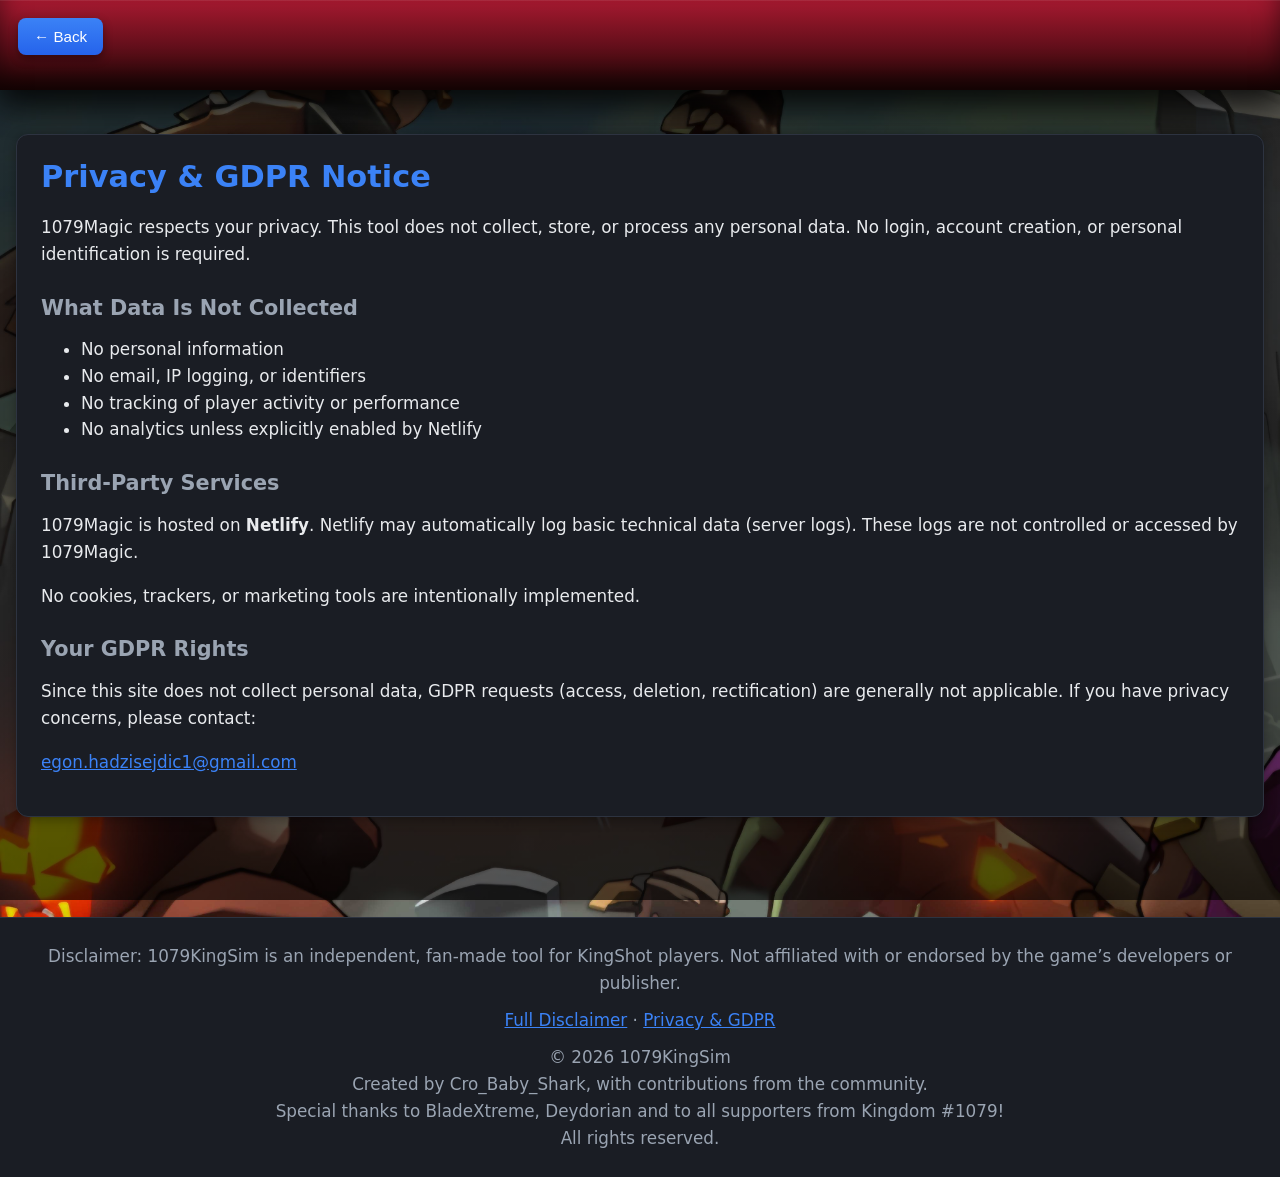
<file: privacy.html>
<!DOCTYPE html>
<html lang="en">
<head>
  <meta charset="utf-8" />
  <title>Privacy & GDPR – 1079Magic</title>
  <meta name="viewport" content="width=device-width, initial-scale=0.85, minimum-scale=0.5, maximum-scale=3.0" />
  <!-- Tell the browser that this page is dark  -->
  <meta name="color-scheme" content="dark">
  <meta name="theme-color" media="(prefers-color-scheme: dark)" content="#0b0f1a">
  <meta name="theme-color" media="(prefers-color-scheme: light)" content="#0b0f1a"><!-- keep dark always -->

  <!-- (Optional) legacy Safari/Chrome hint -->
  <meta name="apple-mobile-web-app-status-bar-style" content="black-translucent">

<style>
  /* ------------------------------------------------------------------
     GLOBAL THEME — Same as main app
  ------------------------------------------------------------------ */
  :root {
    --bg:#0f1116;
    --panel:#1a1d24;
    --text:#e8eaed;
    --muted:#9aa4b2;
    --border:#2d3340;
    --accent:#3b82f6;
    --accent-hover:#2563eb;
  }
  /* FIX 2: Set html background to dark so fast-scroll overscroll never shows white */
    html {
      background-color: #0f1116;
      height: 100%;
    }
  body {
    margin: 0;
    font-family: system-ui, -apple-system, Segoe UI, Roboto, Helvetica, Arial, sans-serif;

    /* Background image + shading overlay */
    background:
      linear-gradient(rgba(0, 0, 0, 0.55), rgba(0, 0, 0, 0.65)), /* shading */
      url('3851.jpg');  /* your uploaded Bear image */

    background-size: cover;         /* fills whole screen */
    background-position: center;    /* centers the bear nicely */
    background-repeat: no-repeat;
    background-attachment: fixed;   /* parallax-style effect */

    color: var(--text);
  }
   /* FIX 3: On mobile, background-attachment:fixed causes gaps/white areas.
     Use scroll + cover so image always fills the screen with no white space.
     Also disable the zoom animation on mobile as percentage-based sizes
     can expose edges on small screens. */
  @media (max-width: 768px) {
    body {
      background-attachment: scroll;
      background-size: cover !important;
      animation: none;
    }
  }

  /* ------------------------------------------------------------------
     HEADER BAR — identical to main page, no image/title
  ------------------------------------------------------------------ */
  .header-wrapper {
    background: linear-gradient(
      180deg,
      #a71930 0%,
      #9a172c 10%,
      #8c1527 20%,
      #7f1323 30%,
      #72111f 40%,
      #650f1b 50%,
      #570d16 60%,
      #4a0b12 70%,
      #3d090e 80%,
      #2f0709 90%,
      #220505 100%
    );
    height: 90px;
    width: 100%;
    box-shadow:
      0 0 40px rgba(0, 0, 0, 0.7),
      0 15px 30px rgba(0, 0, 0, 0.6),
      inset 0 1px 0 rgba(255,255,255,0.08),
      inset 0 -15px 25px rgba(0,0,0,0.5);
  }

  /* ------------------------------------------------------------------
     PAGE LAYOUT — identical to main app
  ------------------------------------------------------------------ */
  .container {
    max-width: 1250px;
    margin: auto;
    padding: 24px 16px 60px;
  }

  .panel {
    background: var(--panel);
    border: 1px solid var(--border);
    border-radius: 12px;
    padding: 24px;
    box-shadow: 0 2px 12px rgba(0,0,0,0.35);
    margin-top: 20px;
  }

  h1 {
    color: var(--accent);
    margin-top: 0;
    margin-bottom: 20px;
    font-size: 1.9rem;
  }

  h2 {
    color: var(--muted);
    margin-top: 28px;
    margin-bottom: 10px;
    font-size: 1.3rem;
  }

  p, li {
    line-height: 1.6;
    font-size: 1.05rem;
  }

  a {
    color: var(--accent);
  }

  /* ------------------------------------------------------------------
     FLOATING BACK BUTTON
  ------------------------------------------------------------------ */
  .back-floating {
    position: fixed;
    top: 18px;
    left: 18px;
    z-index: 9999;
    background: linear-gradient(180deg, #3b82f6, #2563eb);
    color: white;
    padding: 10px 16px;
    font-size: 0.95rem;
    border: none;
    border-radius: 8px;
    cursor: pointer;
    box-shadow:0 4px 10px rgba(0,0,0,0.4);
    display:flex;
    align-items:center;
    gap:6px;
    transition: transform 0.15s ease-out, box-shadow 0.2s ease-out;
  }

  .back-floating:hover {
    transform: scale(1.07);
    box-shadow: 0 0 14px #3b82f6;
  }

  .back-floating:active {
    transform: scale(0.97);
  }

  /* ------------------------------------------------------------------
     MOBILE FIXES — readable text
  ------------------------------------------------------------------ */
  @media (max-width: 768px) {
    h1 { font-size: 1.6rem; }
    h2 { font-size: 1.2rem; }
    p, li { font-size: 1rem; }
    .panel { padding: 18px; }
  }

  @media (max-width: 480px) {
    h1 { font-size: 1.4rem; }
    h2 { font-size: 1.15rem; }
    p, li { font-size: 0.95rem; }
    .panel { padding: 16px; }

    .back-floating {
      top: 12px;
      left: 12px;
      padding: 8px 12px;
      font-size: 0.82rem;
    }
  }
</style>
</head>

<body>

<div class="header-wrapper"></div>

<button class="back-floating" onclick="safeBack()">← Back</button>

<div class="container">
  <div class="panel">

    <h1>Privacy & GDPR Notice</h1>

    <p>
      1079Magic respects your privacy. This tool does not collect, store, or process
      any personal data. No login, account creation, or personal identification is required.
    </p>

    <h2>What Data Is Not Collected</h2>
    <ul>
      <li>No personal information</li>
      <li>No email, IP logging, or identifiers</li>
      <li>No tracking of player activity or performance</li>
      <li>No analytics unless explicitly enabled by Netlify</li>
    </ul>

    <h2>Third‑Party Services</h2>
    <p>
      1079Magic is hosted on <strong>Netlify</strong>.
      Netlify may automatically log basic technical data (server logs).
      These logs are not controlled or accessed by 1079Magic.
    </p>

    <p>No cookies, trackers, or marketing tools are intentionally implemented.</p>

    <h2>Your GDPR Rights</h2>
    <p>
      Since this site does not collect personal data,
      GDPR requests (access, deletion, rectification) are generally not applicable.
      If you have privacy concerns, please contact:
    </p>

    <p>
      <a href="mailto:egon.hadzisejdic1@gmail.com">
        egon.hadzisejdic1@gmail.com
      </a>
    </p>

  </div>
</div>

<script>
function safeBack() {
  if (window.history.length > 1) history.back();
  else window.location.href = "/index.html";
}
</script>
  <!-- FOOTER AUTO-INSERT -->
  <script src="assets/footer.js"></script>
</body>

</html>
</file>
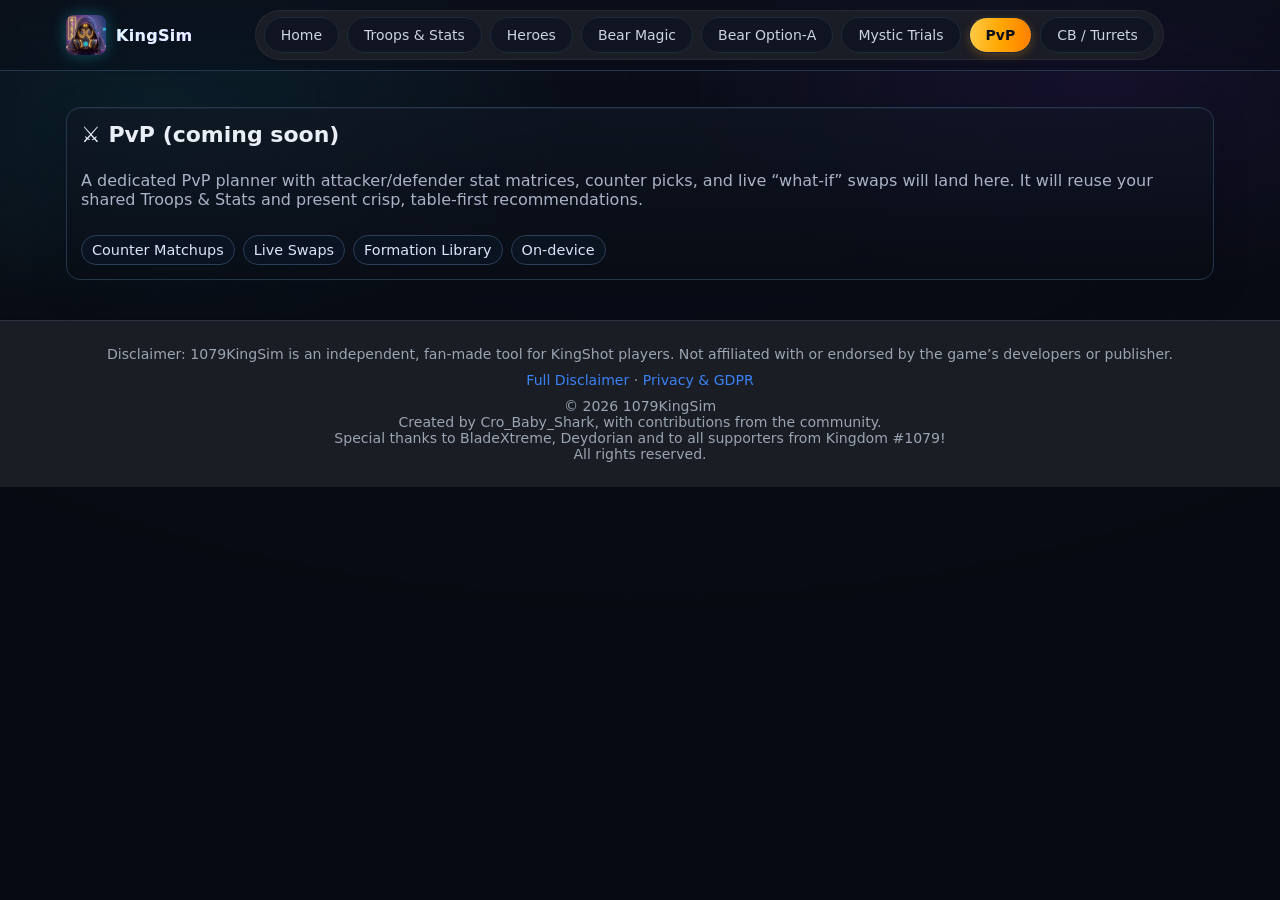
<file: pvp.html>
<!DOCTYPE html>
<html lang="en">
<head>
  <meta charset="utf-8" />
  <title>PvP • KingSim (Coming Soon)</title>
  <meta name="viewport" content="width=device-width, initial-scale=0.85, minimum-scale=0.5, maximum-scale=3.0" />
  <!-- Tell the browser that this page is dark  -->
  <meta name="color-scheme" content="dark">
  <meta name="theme-color" media="(prefers-color-scheme: dark)" content="#0b0f1a">
  <meta name="theme-color" media="(prefers-color-scheme: light)" content="#0b0f1a"><!-- keep dark always -->

  <!-- (Optional) legacy Safari/Chrome hint -->
  <meta name="apple-mobile-web-app-status-bar-style" content="black-translucent">

  <!-- Base then Theme (order matters) -->
  <link rel="stylesheet" href="assets/styles.css" />
  <link rel="stylesheet" href="assets/theme-all.css" />
  <link rel="stylesheet" href="assets/anim-all.css" />
  <link rel="stylesheet" href="assets/mobile-all.css" />

  <!-- Page polish (scoped) -->
  <style>
    body { background: var(--bg); color: var(--ink); }
    .page-spacer { height: 12px; }                        /* breathing room under nav */
    .container { max-width: 1180px; margin: 24px auto; padding: 0 16px; }

    .panel { margin-bottom: 16px; }
    .panel.panel-glass { padding: 14px; }

    .h2 { font-size: 22px; font-weight: 800; margin: 0 0 8px; }
    .muted { color: var(--muted); }

    /* Coming‑soon card */
    .soon { display:grid; gap:10px; }
    .soon .tags { display:flex; gap:8px; flex-wrap:wrap; }
    .tag {
      padding:6px 10px; border-radius:999px; border:1px solid #2a3f5a;
      background:#0c1424cc; color:#d9e5fb; font-size:.9rem;
    }

    /* Instant hover feel */
    a, .btn, .btn-ok, .btn-primary, .btn-secondary, .btn-outline,
    .nav .nav-links a, .brand, button {
      transition: color .12s ease, background-color .12s ease,
                  border-color .12s ease, box-shadow .12s ease, filter .12s ease;
    }
  </style>
</head>
<body>
  <!-- NAV -->
  <div class="nav">
    <div class="nav-inner">
      <a href="index.html" class="brand"><span class="brand-badge"></span>KingSim</a>
      <div class="nav-links">
        <a href="index.html" data-tab="home">Home</a>
        <a href="troops.html" data-tab="troops">Troops &amp; Stats</a>
        <a href="heros.html" data-tab="heroes">Heroes</a>
        <a href="magic.html" data-tab="magic">Bear Magic</a>
        <a href="optiona.html" data-tab="optiona">Bear Option‑A</a>
        <a href="mystic.html" data-tab="mystic">Mystic Trials</a>
        <a href="pvp.html" data-tab="pvp">PvP</a>
        <a href="cb.html" data-tab="cb">CB / Turrets</a>
      </div>
            <!-- mobile-only CTA cluster; hidden on desktop via your theme CSS -->
      <div class="nav-ctas">
        <a class="btn-primary--compact" href="troops.html">🪖</a>
        <!-- .nav-toggle is injected by theme-all.js on mobile -->
      </div>
    </div>
  </div>

  <div class="page-spacer"></div>

  <div class="container">
    <section class="panel panel-glass">
      <h2 class="h2">⚔ PvP (coming soon)</h2>
      <div class="soon">
        <p class="muted">
          A dedicated PvP planner with attacker/defender stat matrices, counter picks, and
          live “what‑if” swaps will land here. It will reuse your shared Troops &amp; Stats
          and present crisp, table‑first recommendations.
        </p>
        <div class="tags">
          <span class="tag">Counter Matchups</span>
          <span class="tag">Live Swaps</span>
          <span class="tag">Formation Library</span>
          <span class="tag">On‑device</span>
        </div>
      </div>
    </section>
  </div>

  <!-- FOOTER AUTO-INSERT -->
  <script src="assets/footer.js"></script>
  <!-- Shared theme behavior (active tab + ripple) -->
  <script src="assets/theme-all.js"></script>
  <script src="assets/anim-all.js"></script>
  <script src="assets/mobile-all.js"></script>
</body>
</html>
</file>
<file: assets/styles.css>
:root{
  --bg:#0b0e15;
  --panel:#121826cc;
  --text:#e8eaed;
  --muted:#a8b3c7;
  --accent:#22d3ee;
  --accent2:#7c3aed;
  --border:#243244;
  --ok:#10b981;
  --danger:#ef4444;

  /* form controls */
  --field-bg:#0f172a;
  --field-bd:#243244;
  --field-bd-focus:#2f435c;
}

*{ box-sizing:border-box }

html,body{ height:100% }
body{
  margin:0;
  font-family: ui-sans-serif,system-ui,-apple-system,Segoe UI,Roboto,Helvetica,Arial;
  color:var(--text);
  background:
   radial-gradient(1200px 600px at 15% -10%, #111b2a 0%, transparent 60%),
   radial-gradient(900px 500px at 110% 10%, #0d0b1a 0%, transparent 60%),
   linear-gradient(180deg, #070910 0%, #0b0e15 100%);
  overflow-x:hidden;
}

a{ color: var(--accent); text-decoration:none }
a:hover{ filter:brightness(1.08) }

.nav{ position: sticky; top:0; z-index:50; backdrop-filter: blur(8px);
  background: linear-gradient(180deg,#0f1420cc,#0b0e15cc); border-bottom:1px solid #1e2a3b; }
.nav-inner{ max-width:1260px; margin:auto; padding:12px 16px; display:flex; align-items:center; gap:16px }
.brand{ display:flex; align-items:center; gap:12px; font-weight:800; letter-spacing:.3px;
  background: linear-gradient(90deg, #22d3ee 0%, #7c3aed 100%); -webkit-background-clip: text; background-clip:text; color:transparent; }
.brand-badge{ width:34px; height:34px; border-radius:8px;
  background: radial-gradient(240% 140% at 10% 20%, #22d3ee, #7c3aed 60%, #0ea5e9);
  box-shadow: 0 0 16px #22d3ee55, inset 0 0 12px #7c3aed55; }
.nav-links{ display:flex; gap:12px; flex-wrap:wrap; }
.nav-links a{ color:#c8d0dd; padding:8px 12px; border-radius:8px; border:1px solid #1e2a3b; background:#0d1220aa; }
.nav-links a:hover{ border-color:#2d3c52; color:#ffffff }

.container{ max-width:1260px; margin:auto; padding:18px 16px 60px }
.panel{
  background: var(--panel);
  border:1px solid var(--border);
  border-radius:14px;
  box-shadow: 0 4px 40px rgba(34,211,238,.05), inset 0 1px 0 rgba(255,255,255,.04);
  padding:22px; margin-bottom:22px;
}

.h2{ font-size:1.35rem; margin:0 0 12px 0 }
.grid-2{ display:grid; grid-template-columns:1fr 1fr; gap:18px }
.grid-3{ display:grid; grid-template-columns:repeat(3, 1fr); gap:18px }
@media (max-width:880px){ .grid-2, .grid-3{ grid-template-columns:1fr } }

/* Pretty inputs across the site */
label{ display:block; color:var(--muted); margin:6px 0 6px }
input, select, textarea{
  width:100%; padding:11px 12px; border-radius:10px;
  border:1px solid var(--field-bd); background:var(--field-bg); color:var(--text);
  font-size:15px; outline:none; transition: border-color .15s, box-shadow .15s, background .15s;
}
input:focus, select:focus, textarea:focus{
  border-color:var(--field-bd-focus);
  box-shadow: 0 0 0 3px rgba(34,211,238,.12);
  background: #111b2f;
}

.btn{ padding:10px 14px; border-radius:10px; border:1px solid #2a3750; background:#0f172a; color:#c7d0df; cursor:pointer }
.btn:hover{ border-color:#334764; color:#e5ecf7 }
.btn-ok{ background:linear-gradient(90deg,#059669,#10b981); border:0; color:white }
.btn-ok:hover{ filter:brightness(1.05) }

/* Simple table */
table{ width:100%; border-collapse:collapse; background:#0f1320; border:1px solid #223046; border-radius:10px; overflow:hidden }
th,td{ padding:10px 12px; border-bottom:1px solid #223046; text-align:center; font-size: 14px; }
th:first-child, td:first-child{ text-align:center }
tr:last-child td{ border-bottom:0 }

/* Hide Option‑A plot (functionality stays) when present */
#ternaryPlot{ display:none !important; }

/* Small success/info badges */
.badge-done{ color:#10b981; font-weight:700 }
.badge-info{ color:#93c5fd; font-weight:700 }

/* ==========================================
   LEGACY NEUTRALIZER for hero (final override)
   - prevents floats/widths/positions from older CSS
   ========================================== */
@media (min-width: 1100px){
  /* kill legacy floats/positions that can shove things around */
  .scene-hero .hero-left,
  .scene-hero .hero-center,
  .scene-hero .hero-right,
  .scene-hero .headline,
  .scene-hero .stats,
  .scene-hero .glass-slab{
    float: none !important;
    position: static !important;
    max-width: none !important;
    margin-left: 0 !important;
    margin-right: 0 !important;
  }

  /* if an old flex rule centered the middle area, neutralize it */
  .scene-hero .hero-center{ display: block !important; }

  /* make sure the hero grid itself controls spacing */
  .scene-hero .hero-grid{
    margin: 0 auto !important;
    padding: 0 16px !important;   /* keep your 1180 rail gutters */
    max-width: 1180px !important;
    box-sizing: border-box !important;
  }
}


/* =========================================================
   Header neutralizer (prevents legacy layout from interfering)
   ========================================================= */

/* Prevent old floats/inline or margins changing header controls */
.nav .nav-inner .nav-ctas,
.nav .nav-inner .nav-ctas a.btn-primary--compact,
.nav .nav-toggle{
  float: none !important;
  position: static !important;
  margin: 0 !important;
}

/* Header neutralizer: prevent legacy floats/margins from fighting the cluster */
.nav .nav-inner .nav-ctas,
.nav .nav-inner .nav-ctas a.btn-primary--compact,
.nav .nav-inner .nav-ctas .nav-toggle{
  float:none !important;
  position:static !important;
  margin:0 !important;
}

/* Stop legacy Troops header rules from centering the cluster */
@media (max-width:640px){
  .nav .nav-inner{ justify-content: flex-start !important; }
  .nav .nav-ctas{ margin-left: auto !important; }
}

/* ── Footer ── */
.site-footer {
  margin-top: var(--space-4xl);
  padding: var(--space-2xl) 0;
  border-top: 1px solid var(--border-subtle);
  text-align: center;
}

.footer-cta {
  margin-bottom: var(--space-xl);
}

.footer-cta h3 {
  font-size: 1.3rem;
  font-weight: 700;
  margin-bottom: var(--space-sm);
}

.footer-cta p {
  color: var(--text-secondary);
  font-size: 0.9rem;
  margin-bottom: var(--space-md);
}

.footer-links {
  display: flex;
  justify-content: center;
  gap: var(--space-lg);
  margin-top: var(--space-lg);
  flex-wrap: wrap;
}

.footer-links a {
  color: var(--text-muted);
  font-size: 0.82rem;
  text-decoration: none;
  transition: color var(--duration-fast);
}

.footer-links a:hover {
  color: var(--text-primary);
}

.footer-credit {
  color: var(--text-dim);
  font-size: 0.78rem;
  margin-top: var(--space-lg);
  line-height: 1.6;
}
</file>
<file: assets/theme-all.css>
/* ===== KINGSim Shared Theme (all pages) ===== */
:root{
  --bg:#0b0f1a;
  --ink:#e9eef7;
  --muted:#a9b3c6;
  --line:#223148;
  --silver-top:#f1f3f6; --silver-mid:#a6a9af; --silver-bot:#5f636a;
  --gold-top:#ffcb47; --gold-mid:#ffa600; --gold-bot:#ff7e00;
}

/* Background layers – darkened by ~20% */
.bg{ position:fixed; inset:0; z-index:-3; pointer-events:none }
.bg.bg-image{
  background-image:url("https://png.pngtree.com/thumb_back/fw800/background/20250916/pngtree-futuristic-ai-technology-background-with-machine-learning-visualization-and-robotic-design-image_19364985.webp");
  background-size:cover; background-position:center;
  filter: brightness(0.65) saturate(1.05) contrast(1.03);
  opacity:.50;
  mix-blend-mode: normal;
}

/* Metallic headings */
.silver{
  background: linear-gradient(to bottom,var(--silver-top),var(--silver-mid),var(--silver-bot));
  -webkit-background-clip:text; background-clip:text; color:transparent;
}
.gold{
  background: linear-gradient(to bottom,var(--gold-top),var(--gold-mid),var(--gold-bot));
  -webkit-background-clip:text; background-clip:text; color:transparent;
}

/* Glass panel baseline */
.panel-glass{
  background: linear-gradient(180deg, rgba(16,22,35,.64), rgba(9,12,20,.58));
  border:1px solid #23364d; border-radius:14px;
  box-shadow: 0 10px 34px rgba(4,10,18,.28), inset 0 1px 0 rgba(255,255,255,.05);
}

/* NAV + pill links */
.nav{
  backdrop-filter: blur(10px) saturate(120%);
  background: linear-gradient(180deg, rgba(12,16,26,.55), rgba(9,12,20,.40));
  border-bottom:1px solid #23364d;
}
.nav .nav-inner{ max-width:1180px; margin:auto; padding:10px 16px; display:flex; align-items:center; gap:16px }
.nav .brand{ display:flex; align-items:center; gap:10px; font-weight:800; color:#e6f2ff; text-decoration:none }
.nav .brand-badge{ 
  width:40px; 
  height:40px; 
  border-radius:8px; 
  background: url("signiture.jpg") center/cover no-repeat;
  box-shadow: radial-gradient(160% 140% at 20% 20%, #22d3ee, #7c3aed 60%, #60a5fa) 
}
.nav .nav-links{
  background:#1a1c26;
  border:1px solid rgba(255,255,255,.06);
  border-radius:40px;
  padding:6px 8px;
  display:flex; gap:6px; flex-wrap:wrap;
}
.nav .nav-links a{
  padding:9px 18px; border-radius:28px; font-size:14px; color:#cdd3df; text-decoration:none;
  transition: color .12s ease, background-color .12s ease, border-color .12s ease, box-shadow .12s ease;
  position:relative; overflow:hidden;
}
.nav .nav-links a:hover{ color:#fff }
.nav .nav-links a.is-active{
  background: linear-gradient(95deg,#ffcb47,#ffa600,#ff7e00);
  color:#0a0f1a; font-weight:800; box-shadow:0 3px 8px rgba(255,157,0,.25);
}

/* Buttons (instant hover) */
.btn-ok,.btn-primary{
  padding:8px 20px; border-radius:12px; border:0;
  background: linear-gradient(90deg,#22d3ee,#60a5fa); color:#05121f; font-weight:600; text-decoration:none;
  box-shadow:0 6px 18px rgba(34,211,238,.25);
  transition: filter .12s ease, box-shadow .12s ease;
  position:relative; overflow:hidden;
}
.btn,.btn-secondary,.btn-outline{
  padding:6px 20px; border-radius:12px; background:#0c1424cc; color:#dce8fb; text-decoration:none;
  border:1px solid #2a3f5a; transition: color .12s ease, border-color .12s ease, box-shadow .12s ease;
  position:relative; overflow:hidden;
}
.btn,.btn-terciary,.btn-outline{
  padding:6px 20px; border-radius:12px; background: linear-gradient(95deg,#ffcb47,#ffa600,#ff7e00); font-weight:650; color:#000000; text-decoration:none;
  box-shadow:0 6px 12px rgba(34,211,238,.25);
  border:1px solid #2a3f5a; transition: color .12s ease, border-color .12s ease, box-shadow .12s ease;
  width: 48%;
  position:relative; overflow:hidden;
}
.btn,.btn-quaternary,.btn-outline{
  padding:6px 20px; border-radius:12px; background: linear-gradient(95deg,#5f636a,#a6a9af,#f1f3f6); font-weight:650; color:#000000; text-decoration:none;
  box-shadow:0 6px 12px rgba(34,211,238,.25);
  border:1px solid #2a3f5a; transition: color .12s ease, border-color .12s ease, box-shadow .12s ease;
  width: 48%;
  position:relative; overflow:hidden;
}
.btn-primary:hover{ filter:brightness(1.15) }
.btn-secondary:hover,.btn-outline:hover{ border-color:#3b5f86; color:#fff }
.btn-terciary:hover,.btn-outline:hover{ border-color:#fff; color:#000000; background:linear-gradient(95deg,#ff7e00,#ffa600,#ffcb47); }
.btn-quaternary:hover,.btn-outline:hover{ border-color:#ff7e00; color:#000000; background: linear-gradient(95deg,#f1f3f6,#a6a9af,#5f636a); }


/* Tables baseline */
.table-glass{
  background:linear-gradient(180deg, rgba(12,18,30,.35), rgba(10,16,28,.30));
  border:1px solid #23364d; border-radius:12px;
}

/* Ripple */
.ripple { position:absolute; border-radius:50%; transform:scale(0); background: rgba(255,255,255,.35); pointer-events:none; animation: ripple .6s ease-out forwards; mix-blend-mode: screen }
@keyframes ripple { to { transform: scale(12); opacity:0 } }

/* --- Site‑wide Background Layers --- */
.site-bg, .site-bg > span{
  position: fixed;
  inset: 0;
  z-index: -3;
  pointer-events: none;
}

/* Base image (global) */
.site-bg .bg-image{
  background-image:url("https://png.pngtree.com/thumb_back/fw800/background/20250916/pngtree-futuristic-ai-technology-background-with-machine-learning-visualization-and-robotic-design-image_19364985.webp");
  background-size: cover;
  background-position: center;
  background-position:center !important;
  background-repeat:no-repeat !important;
  /* prevent mobile zoom-shift */
  background-attachment:scroll !important;
  transform:none !important;
  will-change:auto !important;
  filter: brightness(0.65) saturate(1.05) contrast(1.03);
  opacity: .50;
  mix-blend-mode: normal;
}


/* AURORA LAYER */
.fx-aurora{
 z-index:-2;
 background:
   radial-gradient(55vw 38vh at 12% 14%, rgba(34,211,238,.12), transparent 60%),
   radial-gradient(55vw 38vh at 86% 10%, rgba(124,58,237,.12), transparent 60%);
 mix-blend-mode: screen;
 animation: aurora 18s ease-in-out infinite alternate;
 position:fixed !important;
 inset:0 !important;
 transform:none !important;
 will-change:auto !important;
}

/* Aurora layer */
.site-bg .fx-aurora{
  mix-blend-mode: screen;
  background:
    radial-gradient(55vw 38vh at 12% 14%, rgba(34,211,238,.12), transparent 60%),
    radial-gradient(55vw 38vh at 86% 10%, rgba(124,58,237,.12), transparent 60%);
  animation: aurora 18s ease-in-out infinite alternate;
  z-index: -2;
}


@keyframes aurora{ 
 0%{ transform:translateY(0)} 
 100%{ transform:translateY(-2vh)} 
}

/* GRID LAYER */
.fx-grid{
 z-index:-1;
 position:fixed !important;
 inset:0 !important;
 background-image:
   linear-gradient(rgba(255,255,255,.035) 1px, transparent 1px),
   linear-gradient(90deg, rgba(255,255,255,.035) 1px, transparent 1px);
 background-size:78px 78px, 78px 78px;
 opacity:.28;
 transform:none !important;
 will-change:auto !important;
}

/* Fine grid */
.site-bg .fx-grid{
  z-index:-1;
  background-image:
    linear-gradient(rgba(255,255,255,.035) 1px, transparent 1px),
    linear-gradient(90deg, rgba(255,255,255,.035) 1px, transparent 1px);
  background-size: 78px 78px, 78px 78px;
  opacity: .28;
}


/* VIGNETTE */
.fx-vignette{
  position:fixed !important;
  inset:0 !important;
  z-index:-1;
  background: radial-gradient(
    1200px 640px at 50% 8%, 
    rgba(0,0,0,.00), 
    rgba(0,0,0,.22) 55%, 
    rgba(0,0,0,.30) 100%
  );
  transform:none !important;
  will-change:auto !important;
}

/* Soft vignette */
.site-bg .fx-vignette{
  z-index:-1;
  background: radial-gradient(1200px 640px at 50% 8%, rgba(0,0,0,.00), rgba(0,0,0,.22) 55%, rgba(0,0,0,.30) 100%);
}

@media (prefers-reduced-motion: reduce){
  .site-bg .fx-aurora{ animation:none !important; }
}
@keyframes aurora{ 0%{transform:translateY(0)} 100%{transform:translateY(-2vh)} }

/* ===== Adaptive nav (toggle on the right) ===== */
.nav{ z-index:100; }

.nav-toggle{
  display:none; align-items:center; justify-content:center; gap:6px;
  height:38px; padding:0 10px; margin-left:8px;
  border-radius:10px; border:1px solid #2a3f5a; background:#0c1424cc; color:#dce8fb;
}

/* Phones show toggle */
@media (max-width:640px){ .nav-toggle{ display:inline-flex; } }

/* Desktop: inline pills */
@media (min-width: 641px){
  .nav .nav-links{
    display:flex; gap:8px; flex-wrap:wrap; align-items:center; justify-content: center;
    background:#1a1c26; border:1px solid rgba(255,255,255,.06);
    border-radius:40px; padding:6px 8px; margin:0 auto;
  }
  .nav .nav-links a{ padding:9px 16px; border-radius:28px; font-size:14px; }
  .nav-toggle{ margin-left:auto }
}

/* Phones: popover nav */
@media (max-width: 640px){
  .nav .nav-links{
    position:absolute;
    left:12px; right:12px;
    top: calc((var(--navH, 56px)) + 6px);
    display:grid; grid-template-columns: repeat(auto-fit, minmax(120px, 1fr));
    gap:8px; padding:10px;
    border-radius:16px;
    background: linear-gradient(180deg, rgba(16,22,35,.90), rgba(9,12,20,.90));
    border:1px solid #23364d;
    box-shadow: 0 18px 50px rgba(0,0,0,.35), 0 2px 0 rgba(255,255,255,.06) inset;
    backdrop-filter: blur(12px) saturate(120%);
    max-height: 52vh;
    overflow-y:auto;
    transform: scale(.98) translateY(-4px);
    opacity:0; pointer-events:none; visibility:hidden;
    transition: transform .16s ease, opacity .16s ease, visibility .16s linear;
  }
  .nav .nav-links.is-open{
    transform: scale(1) translateY(0);
    opacity:1; pointer-events:auto; visibility:visible;
  }
  .nav .nav-links a{ padding:10px 12px; border-radius:24px; font-size:14px; text-align:center; }
  body.nav-open .site-bg{ filter:brightness(.92); }
}

/* Narrow devices */
@media (max-width:360px){
  .nav .nav-links{ grid-template-columns:1fr 1fr; }
  .nav .nav-links a{ font-size:13px; padding:9px 10px; }
}

/* First‑load pulse for menu toggle */
body.fx-ready:not(.nav-seen) .nav-toggle{
  box-shadow: 0 0 0 0 rgba(255,165,0,.35);
  animation: pulseGlow 1.8s ease-out 2;
}
@keyframes pulseGlow{
  0%{ box-shadow:0 0 0 0 rgba(255,165,0,.35) }
  70%{ box-shadow:0 0 0 12px rgba(255,165,0,0) }
  100%{ box-shadow:0 0 0 0 rgba(255,165,0,0) }
}

/* Header layout */
.nav .nav-inner{ display:flex; align-items:center; gap:12px; }
@media (min-width:641px){
  .nav .nav-links{ margin:0 auto; }
  .nav-toggle{ margin-left:auto; position:static; transform:none; }
}

/* Phones: toggle positioned absolutely */
.nav{ position:relative }
@media (max-width: 640px){
  .nav-toggle{
    position:absolute; right:12px; top:50%; transform:translateY(-50%);
    margin:0 !important; z-index:2;
  }
  .nav .brand{ padding-right:2px; }
  .nav .nav-links{ margin:0 auto; }
}

/* Desktop: centered pills */
@media (min-width:641px){
  .nav .nav-inner{ display:flex; align-items:center; gap:12px; }
  .nav .nav-links{ margin:0 auto; }
  .nav-toggle{ margin-left:auto; position:static; transform:none; }
}

/* Header CTA compact */
.btn-primary--compact{
  background: linear-gradient(90deg,#22d3ee,#60a5fa);
  color:#05121f;
  border:0;
  font-weight:600;
  padding:8px 12px;
  border-radius:12px;
  box-shadow:0 6px 18px rgba(34,211,238,.25);
  display:inline-block;
  width:auto;
  transition: filter .12s ease, box-shadow .12s ease, transform .12s ease;
}
.btn-primary--compact:hover{ filter:brightness(1.05); transform:translateY(-1px); }
.btn-primary--compact:active{ transform:translateY(0); }

/* CTA alignment */
.nav .nav-inner .nav-ctas,
.nav .nav-inner .nav-ctas a.btn-primary--compact,
.nav .nav-inner .nav-ctas .nav-toggle{
  height:38px; line-height:38px; display:inline-flex; align-items:center; justify-content:center;
  padding:0 12px; border-radius:10px; font-size:14px; font-weight:800; box-sizing:border-box; margin:0;
}
.nav .nav-inner .nav-ctas .nav-toggle svg{
  width:18px; height:18px; flex:0 0 18px; margin-right:6px;
}
.nav .nav-inner .nav-ctas .nav-toggle .label{ font-size:14px; line-height:1; }
.nav .nav-inner .nav-ctas a.btn-primary--compact + .nav-toggle,
.nav .nav-inner .nav-toggle + a.btn-primary--compact{
  margin-left:8px;
}

/* Optional equal width */
.nav .nav-inner .nav-ctas a.btn-primary--compact,
.nav .nav-inner .nav-ctas .nav-toggle{
  min-width:40px;
}

/* Mobile : show cluster */
@media (max-width:640px){
  .nav .nav-inner .nav-ctas{
    display:flex !important;
    align-items:center !important;
    gap:8px !important;
    margin-left:auto !important;
  }
}
@media (min-width:641px){
  .nav .nav-inner .nav-ctas{ display:none !important; }
  .nav .nav-toggle{ display:none !important; }
}

/* Cleanup legacy floats */
.nav .nav-inner .nav-ctas,
.nav .nav-inner .nav-ctas a.btn-primary--compact,
.nav .nav-inner .nav-ctas .nav-toggle{
  float:none !important; position:static !important; margin:0 !important;
}

/* === FINAL mobile overrides === */
@media (max-width:640px){
  .nav-toggle{
    position:static !important; right:auto !important; top:auto !important; transform:none !important;
  }
  .nav .nav-inner{ justify-content:flex-start !important; padding-inline:12px !important; }
  .nav .nav-links{ flex:1 1 auto !important; min-width:0 !important; }
}

/* Desktop hide cluster */
@media (min-width:641px){
  .nav .nav-inner .nav-ctas{ display:none !important; }
  .nav .nav-toggle{ display:none !important; }
}

/* Defensive scroll guards */
html, body{ overflow-x:hidden; }
.panel.panel-glass, .feature-strip, .feature.card{ box-sizing:border-box; }

/* ===== FINAL PATCH: Mobile Menu Position Fix ===== */
@media (max-width: 640px){

  /* Reset ALL broken legacy rules */
  .nav-toggle {
    position: static !important;
    right: 0 !important;
    left: auto !important;
    top: auto !important;
    transform: none !important;
    margin: 0 !important;
  }

  .nav .nav-inner {
    display: flex !important;
    align-items: center !important;
    justify-content: space-between !important;
    padding: 8px 12px !important;
  }

  /* Brand on left, pills hidden, cluster on right */
  .nav .brand { flex: 0 0 auto !important; }

  /* Force nav-ctas to right side */
  .nav .nav-ctas {
    display: flex !important;
    flex-direction: row !important;
    align-items: center !important;
    gap: 8px !important;
    margin-left: auto !important;
    margin-right: 0 !important;
    flex-shrink: 0 !important;
    order: 2 !important;
  }

  /* Pills row stays centered logically but collapses on mobile */
  .nav .nav-links {
    flex: 1 1 auto !important;
    min-width: 0;
    order: 1 !important;
  }
}

/* Desktop/tablet: hide Add Troops/cluster */
@media (min-width: 641px){
  .nav .nav-ctas {
    display: none !important;
  }
}

/* Scroll Button */
.scroll-helper {
  position: fixed;
  right: 28px;
  bottom: 28px;
  padding: 12px 18px;
  background: rgba(0,0,0,0.65);
  color: #7dd3fc;
  border: 1px solid #234;
  border-radius: 10px;
  font-size: 18px;
  z-index: 9999;
  cursor: pointer;
  user-select: none;
  transition: background .25s ease, color .25s ease, transform .2s ease;
}

.scroll-helper:hover {
  background: rgba(0,0,0,0.85);
  color: #a5f3fc;
  transform: translateY(-2px);
}

.scroll-helper .scroll-arrows {
  display: block;
  font-size: 26px;
  text-align: center;
  line-height: 20px;
  margin-top: 3px;
}

/* Remove old scroll-hint system if present */
.scroll-hint,
.scroll-hint.is-up,
.scroll-hint .arrow {
  display: none !important;
}

.page-optiona .container {
    max-width: 1180px !important;
    margin: 0 auto !important;
    padding: 0 16px !important;
}


.container {
    max-width: 1180px !important;
    margin-left: auto !important;
    margin-right: auto !important;
    padding-left: 16px !important;
    padding-right: 16px !important;
}


/* =========================
   FINAL MOBILE FIXES 
   ========================= */

/* Prevent ancestors from disrupting fixed backgrounds */
.home-futuro,
.home-futuro * {
  transform-style: flat !important;
}
.home-futuro {
  transform:none !important;
}

/* Pills/buttons always dark on mobile */
@media(max-width:820px){
  .home-futuro .btn,
  .home-futuro .chip,
  .home-futuro .pill,
  .home-futuro .btn-primary--compact {
    background-color: rgba(10,14,24,0.92) !important;
    color:#dce8fb !important;
    border-color:#23364d !important;
  }
}
</file>
<file: assets/home-futuro.css>
/* ===== Futuro skin: story-driven home (Home-only) ===== */
:root{
  --bg:#0b0f1a;
  --ink:#e9eef7;
  --muted:#a9b3c6;
  --line:#223148;
  --silver-top:#f1f3f6; --silver-mid:#a6a9af; --silver-bot:#5f636a;
  --gold-top:#ffcb47; --gold-mid:#ffa600; --gold-bot:#ff7e00;
  --pill-bg:#1b1f2a; --pill-br:#2a2e3a;
  --c1:#22d3ee; --c2:#7c3aed; --c3:#60a5fa;
}

/* Scroll progress */
.scroll-progress{ position:fixed; inset:0 0 auto 0; height:3px; z-index:50; pointer-events:none }
.scroll-progress span{ display:block; height:100%; width:0%; background:linear-gradient(90deg,#22d3ee,#60a5fa); box-shadow:0 0 10px #22d3eeaa }

/* Background layers – darkened by ~20% */
.bg{ position:fixed; inset:0; z-index:-3; pointer-events:none }
.bg.bg-image{
  position:fixed !important;
  inset:0 !important;
  z-index:-3 !important;
  pointer-events:none !important;
  background-image:url("https://png.pngtree.com/thumb_back/fw800/background/20250916/pngtree-futuristic-ai-technology-background-with-machine-learning-visualization-and-robotic-design-image_19364985.webp");
  background-size:cover; background-position:center;
  background-position:center !important;
  background-repeat:no-repeat !important;
  /* prevent mobile zoom-shift */
  background-attachment:scroll !important;
  transform:none !important;
  will-change:auto !important;
  filter: brightness(0.65) saturate(1.05) contrast(1.03);
  opacity:.50; /* reduced prominence */
  mix-blend-mode: normal;
}
.fx-aurora{
  z-index:-2;
  background:
    radial-gradient(55vw 38vh at 12% 14%, rgba(34,211,238,.12), transparent 60%),
    radial-gradient(55vw 38vh at 86% 10%, rgba(124,58,237,.12), transparent 60%);
  mix-blend-mode: screen;
  animation: aurora 18s ease-in-out infinite alternate;
}
@keyframes aurora{ 0%{ transform:translateY(0)} 100%{ transform:translateY(-2vh)} }

/* GRID LAYER */
.fx-grid{
 z-index:-1;
 position:fixed !important;
 inset:0 !important;
 background-image:
   linear-gradient(rgba(255,255,255,.035) 1px, transparent 1px),
   linear-gradient(90deg, rgba(255,255,255,.035) 1px, transparent 1px);
 background-size:78px 78px, 78px 78px;
 opacity:.28;
 transform:none !important;
 will-change:auto !important;
}

.fx-vignette{ z-index:-1; background: radial-gradient(1200px 640px at 50% 8%, rgba(0,0,0,.00), rgba(0,0,0,.22) 55%, rgba(0,0,0,.30) 100%); transform:none !important; will-change:auto !important;}

/* Scenes */
.scene{ padding: clamp(16px, 3vw, 24px) 0 }
.container{ max-width:1180px; margin:auto; padding:0 16px }

/* HERO grid */
.hero-grid{ display:grid; grid-template-columns:1.05fr .9fr 1.05fr; gap:18px; align-items:center }
@media (max-width:1024px){ .hero-grid{ grid-template-columns:1fr; gap:22px } }

/* Headlines */
.headline{ margin:0; line-height:.95 }
.headline .line{ display:block; font-size: clamp(44px, 7vw, 86px); font-weight:900; letter-spacing:-1px; text-transform:uppercase }
.line.silver{ background: linear-gradient(to bottom, var(--silver-top), var(--silver-mid), var(--silver-bot)); -webkit-background-clip:text; background-clip:text; color:transparent }
.line.gold { background: linear-gradient(to bottom, var(--gold-top), var(--gold-mid), var(--gold-bot)); -webkit-background-clip:text; background-clip:text; color:transparent; text-shadow: 0 6px 42px rgba(255,165,0,.18) }

/* Metrics */
.stats{ list-style:none; margin:16px 0 0; padding:0; display:grid; gap:10px }
.pill{ padding:10px 26px; border-radius:40px; background:var(--pill-bg); border:1px solid var(--pill-br); position:relative; backdrop-filter: blur(6px) }
.pill::after{ content:""; position:absolute; right:-6px; top:50%; width:10px; height:10px; transform:translateY(-50%); border-radius:50%; background:#fff; box-shadow:0 0 8px #fff }
.stat-value{ font-size:26px; font-weight:800; color:#fff }
.stat-sub{ color:#a9b3c6 }

/* Slab (center) */
.hero-center{ display:flex; justify-content:center }
.glass-slab{
  width:min(54vw,560px); height:min(54vw,420px); min-height:280px;
  border-radius:20px; border:1px solid var(--line);
  background: linear-gradient(180deg, rgba(14,22,36,.45), rgba(10,16,28,.35));
  box-shadow: inset 0 1px 0 rgba(255,255,255,.05), 0 18px 70px rgba(34,211,238,.10), 0 10px 40px rgba(124,58,237,.08);
  position:relative; overflow:hidden;
}
.slab-content{ position:relative; width:100%; height:100%; display:grid; grid-template-rows: 1fr auto auto; align-items:end; padding:16px; border-radius:inherit; overflow:hidden }
.slab-video{ position:absolute; inset:0; width:100%; height:100%; object-fit:cover; filter: contrast(1.05) saturate(1.1) brightness(1.08) blur(.1px); opacity:.72 }
.slab-carousel{ display:flex; gap:8px; flex-wrap:wrap; align-items:center; z-index:1 }
.slab-carousel .tab{ padding:8px 12px; border-radius:999px; border:1px solid #2a3f5a; background:#0c1424cc; color:#d7e4fb; font-weight:600; transition: color .12s ease, border-color .12s ease, box-shadow .12s ease; position:relative; overflow:hidden }
.slab-carousel .tab:hover{ color:#fff; border-color:#3b5f86 }
.slab-carousel .is-active{ background:linear-gradient(95deg, var(--gold-top), var(--gold-mid), var(--gold-bot)); color:#0a0f1a; border:0; box-shadow:0 6px 18px rgba(255,157,0,.22) }
.slab-panels{ z-index:1; margin-top:10px; backdrop-filter: blur(2px) }
.slab-panels .panel{ display:none; padding:12px 14px; background:linear-gradient(180deg, rgba(8,12,22,.55), rgba(10,14,24,.45)); border:1px solid #23364d; border-radius:12px; color:#d7e4fb }
.slab-panels .panel.is-visible{ display:block }
.slab-panels .panel h4{ margin:0 0 6px; font-weight:800; letter-spacing:.2px }
.link-arrow{ color:#ffffff; position:relative; font-weight:600; padding-right:18px; text-decoration:none }
.link-arrow::after{ content:"→"; position:absolute; right:0; transition: transform .12s ease }
.link-arrow:hover::after{ transform: translateX(4px) }
.link-arrow2{ color: var(--gold-bot); font-weight:800; position:relative; padding-right:18px; text-decoration:none; }
.link-arrow2::after{ content:"→"; position:absolute; left:60px; transition: transform .12s ease }
.link-arrow2:hover::after{ transform: translateX(4px) }
@media (max-width: 640px){
  .slab-panels,
  .home-card,
  .panel.panel-glass {
    margin-left: 0;
    margin-right: 0;
    width: auto;
  }
}

/* Right column */
.block-title{ margin:0 0 10px; line-height:.95 }
.block-title .line{ display:block; font-size: clamp(24px, 4.2vw, 54px); font-weight:900; text-transform:uppercase }
.lead{ color:#cbd6ea; margin:8px 0 14px }
.cta-row{ display:flex; flex-wrap:wrap; gap:10px }

/* Scroll cue with dual arrows (heartbeat glow) */
.hero-scroll-cue{ margin-top:10px; display:flex; justify-content:center }
.cue{ display:flex; align-items:center; gap:10px; padding:8px 14px; border-radius:999px; border:1px solid #2a3f5a; color:#cfe7ff; background:#0b1324cc; text-decoration:none; transition: color .12s ease, border-color .12s ease }
.cue:hover{ color:#fff; border-color:#3a5e86 }
.cue-label{ font-weight:700; letter-spacing:.2px }
.cue-arrows{ display:flex; gap:6px }
.cue-arrows .arrow{
  width:10px; height:10px; border-right:2px solid #22d3ee; border-bottom:2px solid #22d3ee;
  transform: rotate(45deg);
  animation: arrowPulse 1.6s ease-in-out infinite;
  filter: drop-shadow(0 0 8px rgba(34,211,238,.6));
}
.cue-arrows .arrow:nth-child(2){ animation-delay: .4s }
@keyframes arrowPulse{
  0%,100%{ opacity:.5; transform: translateY(0) rotate(45deg) }
  50% { opacity:1; transform: translateY(3px) rotate(45deg) }
}

/* MODULES (Scene 2) – equal height, aligned */
.feature-strip{ display:grid; gap:16px; grid-template-columns: repeat(3, minmax(0,1fr)); grid-auto-rows:1fr; background: linear-gradient(180deg, rgba(16,22,35,.62), rgba(9,12,20,.58)); border:1px solid var(--line); border-radius:16px; padding:18px; margin-top:10px; box-shadow: 0 10px 40px rgba(4,10,18,.30), inset 0 1px 0 rgba(255,255,255,.05) }
@media (max-width:980px){ .feature-strip{ grid-template-columns:1fr } }
.feature.card{ padding:14px; border-radius:12px; border:1px solid #24364d; background: linear-gradient(180deg, rgba(10,16,28,.55), rgba(8,12,22,.48)); transform:translateY(8px); opacity:.96; transition: transform .2s ease, opacity .2s ease, border-color .12s ease; cursor:pointer; display:flex; flex-direction:column }
.feature.card:hover{ transform:translateY(0); opacity:1; border-color:#365173 }
.feature.card .link-arrow{ margin-top:auto }
.feature.card .link-arrow2{ margin-top:auto }


/* STORY (Scene 3) – equal height, aligned */
.scene-story{ margin-top:18px }
.story-track{ display:grid; gap:14px; grid-template-columns: repeat(3, minmax(0,1fr)); grid-auto-rows:1fr }
@media (max-width:980px){ .story-track{ grid-template-columns:1fr } }
.beat{ padding:14px; border-radius:12px; border:1px solid #24364d; background: linear-gradient(180deg, rgba(10,16,28,.55), rgba(8,12,22,.48)); transform: translateY(10px); opacity:.9; transition: transform .25s ease, opacity .25s ease; display:flex; flex-direction:column; justify-content:space-between }
.beat:hover{ transform: translateY(0); opacity:1 }
.story-cta{ margin-top:14px; display:flex; justify-content:center }

/* OUTRO CTA – aligned + room at bottom */
.scene-outro{ padding-bottom: clamp(18px, 3.5vw, 30px) }
.cta-band{ display:flex; justify-content:space-between; gap:16px; align-items:center; flex-wrap:wrap; margin-top:16px; padding:18px; border-radius:16px; border:1px solid #2a3f5a; background:#0c1424a8 }
.band-right{ display:flex; gap:10px; flex-wrap:wrap }

/* Reveal */
.fx-reveal{ opacity:0; transform: translateY(18px); transition: opacity .4s ease, transform .4s ease }
.fx-reveal.is-visible{ opacity:1; transform: translateY(0) }

/* Reduced motion */
@media (prefers-reduced-motion: reduce){
  .fx-aurora{ animation:none !important }
  .fx-reveal{ opacity:1 !important; transform:none !important }
}

/* ===== Home: quick options + engine blurb ===== */
.home-quick{ padding-top: 10px; }
.quick-row{
  display:flex; gap:8px; overflow-x:auto; padding-bottom:4px;
  -webkit-overflow-scrolling:touch; scrollbar-width:thin;
  margin-bottom: 10px;
}
.chip{
  border:1px solid #2a3f5a; border-radius:999px; padding:8px 12px; background:#0c1424cc; color:#dce8fb;
  white-space:nowrap; font-weight:600;
}
.chip.is-active{ background:linear-gradient(95deg,#ffcb47,#ffa600,#ff7e00); color:#0b0f1a; border:0; }
.chip.outline{ background:transparent; }
.chip.more svg{ margin-left:6px; }
/* Sections tighter on phones */
@media (max-width:640px){
  .hero{ padding: 12px 0 6px; }
  .hero-ctas{ margin-top:12px; }
  .panel-glass{ padding:12px; }
}
.quick-choices{
  display:flex; gap:8px; overflow-x:auto; -webkit-overflow-scrolling:touch;
  padding: 2px 0 6px; scrollbar-width: thin;
  -webkit-mask-image: linear-gradient(90deg, transparent 0, #000 12px, #000 calc(100% - 12px), transparent 100%);
  mask-image: linear-gradient(90deg, transparent 0, #000 12px, #000 calc(100% - 12px), transparent 100%);
}
.quick-choices a{
  display:inline-block; white-space:nowrap; font-weight:700;
  padding:9px 14px; border-radius:999px; border:1px solid #2a3f5a; background:#0c1424cc; color:#dce8fb;
  transition: transform .12s ease, border-color .12s ease, color .12s ease;
}
.quick-choices a:hover{ transform: translateY(-1px); border-color:#3b5f86; color:#fff; }
/* Emphasize the first button (Troops) similar to your orange pill */
.quick-choices a:first-child{
  background: linear-gradient(95deg,#ffcb47,#ffa600,#ff7e00); color:#0a0f1a; border:none;
}
@media (min-width:641px){
  .engine-and-choices{ grid-template-columns: 1.3fr 1fr; align-items:start; }
  .quick-choices{ justify-content:flex-end; overflow:visible; }
}

/* ===== Home: make the module card section fit the screen on mobile ===== */
/* The strip that holds Troops/Magic/Option-A/Mystic cards (your features panel) */
.feature-strip{
  margin-left: 0;
  margin-right: 0;
  border-radius: 14px;
}
/* On phones, make sure the card edges align with the container padding */
@media (max-width: 640px){
  .container{ padding-left: 12px; padding-right: 12px; } /* keep page gutters */
  .feature-strip{
    padding-left: 12px;
    padding-right: 12px;
  }
  /* If inner cards add extra margin, zero it */
  .feature-strip .feature.card{ margin-left: 0; margin-right: 0; }
}
/* Safety: prevent accidental 1–2px horizontal scroll due to inner shadows */
html, body { overflow-x: hidden; }

/* ===== Home: ensure feature/showcase panels use full inner width on phones ===== */
@media (max-width: 640px){
  .container{ padding-left: 12px; padding-right: 12px; }
  /* Feature grid (the 3-up / 1-up cards) */
  .feature-strip{
    margin-left: 0; margin-right: 0;
    padding-left: 12px; padding-right: 12px;
    border-radius: 14px;
    box-sizing: border-box;
  }
  /* Any glass panel used as a small showcase under the metrics */
  .panel.panel-glass{
    margin-left: 0; margin-right: 0;
    width: auto;
    box-sizing: border-box;
  }
  /* Defensive: inner cards must not add side margins */
  .feature-strip .feature.card{ margin-left: 0; margin-right: 0; }
}
/* Prevent stray 1–2px horizontal scroll from inner glows */
html, body { overflow-x: hidden; }

/* ===== HOME: make the hero showcase (glass slab) full-width inside the container on phones ===== */
@media (max-width:640px){
  /* Stretch the slab to the container’s inner width, not 54vw */
  .hero-center{ display:block; } /* drop forced centering gap from flex */
  .hero-center .glass-slab{
    width: 100% !important; /* override min(54vw,560px) */
    max-width: none !important;
    height: auto; /* keep min-height below */
    min-height: 260px;
    margin-left: 0; margin-right: 0;
    border-radius: 16px;
    box-sizing: border-box; /* include padding/border in width calc */
  }
  /* Ensure the content inside uses the full width without overflowing */
  .hero-center .slab-content{
    width: 100% !important;
    padding: 12px; /* tighter internal padding on phones */
    box-sizing: border-box;
  }
  /* Tabs & panels inside the slab shouldn’t add unexpected side spacing */
  .slab-carousel{ margin-left: 0; margin-right: 0; }
  .slab-panels .panel{ margin-left: 0; margin-right: 0; }
}
/* Safety: prevent tiny horizontal scroll caused by inner glows */
html, body { overflow-x: hidden; }

/* Sticky bottom Scroll/Up hint (no background) */
.scroll-hint{
  position: fixed;
  left: 50%;
  bottom: 10px;
  transform: translateX(-50%);
  z-index: 10;
  text-align: center;
  color:#d7e4fb;
  user-select: none;
}
.scroll-hint .label{
  font-weight: 800;
  letter-spacing: .2px;
  animation: beat 1.6s ease-in-out infinite; /* heartbeat label */
  text-shadow: 0 0 10px rgba(34,211,238,.25);
}
.scroll-hint .arrows{
  display:flex; gap:6px; justify-content:center; margin-top:6px;
}
.scroll-hint .arrow{
  width: 12px; height: 12px;
  border-right:2px solid #22d3ee; border-bottom:2px solid #22d3ee;
  filter: drop-shadow(0 0 8px rgba(34,211,238,.55));
  animation: beat 1.6s ease-in-out infinite; /* heartbeat arrows */
}
/* Down state (default) – 45deg points down */
.scroll-hint:not(.is-up) .arrow{ transform: rotate(45deg); }
.scroll-hint:not(.is-up) .arrow:nth-child(2){ animation-delay: .35s; }
/* Up state – arrows rotated to point up */
.scroll-hint.is-up .arrow{ transform: rotate(-135deg); }
.scroll-hint.is-up .arrow:nth-child(2){ animation-delay: .35s; }
/* heartbeat animation used by label + arrows */
@keyframes beat{
  0%,100% { transform: translateY(0) scale(1); opacity:.85; }
  50% { transform: translateY(2px) scale(1.05); opacity:1; }
}
/* Subtle fade when not needed */
.scroll-hint.is-hidden{ opacity:0; transition: opacity .25s ease; }

/* ===== Header CTA visibility (mobile only) ===== */
@media (max-width: 640px){
  /* Ensure the small CTA cluster is visible and placed at the right end */
  .nav .nav-inner .nav-ctas{
    display: flex !important;
    align-items: center;
    gap: 8px;
    margin-left: auto;
  }
}
@media (min-width: 641px){
  /* Hide Add Troops + Menu on desktop/tablet */
  .nav .nav-inner .nav-ctas{
    display: none !important;
  }
}

/* ===== Desktop hero grid: keep the middle slab perfectly centered ===== */
@media (min-width: 1100px){
  /* middle column stays 520–560px, sides flex equally */
  .hero-grid{
    grid-template-columns:
      minmax(0, 1fr)
      minmax(520px, 560px)
      minmax(0, 1fr) !important;
    align-items: start;
  }
  /* slab itself fills the middle band cleanly */
  .hero-center{
    display: block; /* no extra flex centering needed inside the fixed band */
  }
  .hero-center .glass-slab{
    width: 100%;
    max-width: 560px;
    margin: 0 auto; /* in case of inner content shifts */
    box-sizing: border-box;
  }
}
/* Trim headline size a touch on medium desktops to avoid bleeding */
@media (min-width: 1100px) and (max-width: 1440px){
  .headline .line{
    font-size: clamp(34px, 6.2vw, 72px);
  }
}
/* Safety: no horizontal scroll caused by inner glows/borders */
html, body{ overflow-x: hidden; }
.panel.panel-glass, .feature-strip, .feature.card{ box-sizing: border-box; }

/* ==========================================
 DESKTOP HERO LAYOUT (Hero 1/2/3/4 mapping)
 - hero 1: headline (left, top)
 - hero 2: pills (left, bottom)
 - hero 3: slab (center, full)
 - hero 4: right (right, full)
 ========================================== */
@media (min-width: 1100px){
  /* 3 columns: left flex / middle locked 520–560px / right flex */
  .hero-grid{
    display: grid !important;
    grid-template-columns: minmax(0, 1fr) minmax(520px, 560px) minmax(0, 1fr) !important;
    grid-template-rows: auto auto;
    grid-template-areas:
      "h1 slab right"
      "pills slab right";
    column-gap: 18px;
    align-items: start;
  }
  /* We place the left column’s two blocks directly on the grid */
  .hero-left{ display: contents; } /* exposes children to grid */
  /* HERO 1 — Headline, aligned left, lives top-left */
  .headline{
    grid-area: h1;
    text-align: left;
    margin: 0; /* remove any accidental shifts */
  }
  /* HERO 2 — Pills block (metrics), lives bottom-left */
  .stats{
    grid-area: pills;
    margin-top: 10px; /* a little air under the headline */
  }
  /* HERO 3 — Slab in the center column */
  .hero-center{
    grid-area: slab;
    display: block; /* prevent extra centering calculations */
  }
  .hero-center .glass-slab{
    width: 100%;
    max-width: 560px;
    margin: 0 auto;
    box-sizing: border-box;
  }
  /* HERO 4 — Right narrative */
  .hero-right{
    grid-area: right;
  }
  /* Slight type cap on medium desktops so nothing bleeds outside */
  .headline .line{ font-size: clamp(34px, 6.2vw, 72px); }
  /* Safety: keep everything inside the rail */
  html, body{ overflow-x: hidden; }
  .panel.panel-glass, .feature-strip, .feature.card{ box-sizing: border-box; }
}

/* ==========================================
 DESKTOP HERO LAYOUT (final override)
 - hero 1: .headline → left / top
 - hero 2: .stats (pills) → left / bottom
 - hero 3: .hero-center slab → center
 - hero 4: .hero-right → right
 ========================================== */
@media (min-width: 1100px){
  /* 3 columns: left flex / middle 520–560px / right flex; 2 rows */
  .scene-hero .hero-grid{
    display: grid !important;
    grid-template-columns: minmax(0,1fr) minmax(520px,560px) minmax(0,1fr) !important;
    grid-template-rows: auto auto !important;
    grid-template-areas:
      "h1 h1 right"
      "pills slab right" !important;
    column-gap: 18px !important;
    align-items: start !important;
  }
  /* Expose left children directly to the grid */
  .scene-hero .hero-left{ display: contents !important; }
  /* HERO 1 — Headline (top-left) */
  .scene-hero .headline{
    grid-area: h1 !important;
    text-align: left !important;
    margin: 0 !important;
  }
  /* HERO 2 — Pills (bottom-left) */
  .scene-hero .stats{
    grid-area: pills !important;
    margin-top: 10px !important;
  }
  /* HERO 3 — Slab (center column) */
  .scene-hero .hero-center{
    grid-area: slab !important;
    display: block !important;
  }
  .scene-hero .hero-center .glass-slab{
    width: 100% !important;
    max-width: 560px !important;
    margin: 0 auto !important;
    box-sizing: border-box !important;
  }
  /* HERO 4 — Right narrative */
  .scene-hero .hero-right{
    grid-area: right !important;
  }
  /* Slight type cap to prevent edge bleed on small desktops */
  .scene-hero .headline .line{
    font-size: clamp(34px, 6.2vw, 72px) !important;
  }
}

/* Safety: avoid horizontal scroll from inner glows/borders */
html, body{ overflow-x: hidden; }
.panel.panel-glass, .feature-strip, .feature.card{ box-sizing: border-box; }


/* Prevent ancestors from disrupting fixed backgrounds */
.home-futuro,
.home-futuro * {
  transform-style: flat !important;
}
.home-futuro {
  transform:none !important;
}

/* Pills/buttons always dark on mobile */
@media(max-width:820px){
  .home-futuro .btn,
  .home-futuro .chip,
  .home-futuro .pill,
  .home-futuro .btn-primary--compact {
    background-color: rgba(10,14,24,0.92) !important;
    color:#dce8fb !important;
    border-color:#23364d !important;
  }
}
</file>
<file: assets/anim-all.css>
/* assets/anim-all.css — entrance + table + input animations (site-wide) */

/* Respect reduced-motion */
@media (prefers-reduced-motion: reduce){
  * { animation: none !important; transition: none !important; scroll-behavior: auto !important; }
}

/* Page entrance */
body.fx-preload { opacity: 0; }
body.fx-ready {
  opacity: 1;
  transition: opacity .35s ease;
}

/* Nav entrance */
.nav.fx-enter {
  transform: translateY(-10px);
  opacity: 0;
}
body.fx-ready .nav.fx-enter {
  transform: translateY(0);
  opacity: 1;
  transition: transform .35s ease, opacity .35s ease;
}

/* Panels: slide-up + fade-in */
.panel.fx-enter {
  transform: translateY(14px);
  opacity: 0;
}
body.fx-ready .panel.fx-enter {
  transform: translateY(0);
  opacity: 1;
  transition: transform .45s cubic-bezier(.2,.9,.2,1), opacity .45s ease;
}

/* Stagger helper (JS sets --i) */
.panel.fx-enter {
  transition-delay: calc(var(--i, 0) * 65ms);
}

/* Subtle glass shimmer (optional) */
.panel.fx-shine::after{
  content:"";
  position:absolute;
  inset:0;
  pointer-events:none;
  background: linear-gradient(105deg, transparent 0%, rgba(255,255,255,.06) 45%, transparent 80%);
  transform: translateX(-120%);
  animation: fx-sweep 2.2s ease-in-out 1;
  opacity: .0;
}
body.fx-ready .panel.fx-shine::after{
  opacity: .65;
}
@keyframes fx-sweep{
  0%   { transform: translateX(-120%); }
  60%  { transform: translateX(120%); }
  100% { transform: translateX(120%); }
}

/* Inputs: pop-in + focus neon */
input.fx-enter, select.fx-enter, textarea.fx-enter {
  transform: translateY(8px);
  opacity: 0;
}
body.fx-ready input.fx-enter,
body.fx-ready select.fx-enter,
body.fx-ready textarea.fx-enter {
  transform: translateY(0);
  opacity: 1;
  transition: transform .35s ease, opacity .35s ease;
  transition-delay: calc(var(--i, 0) * 25ms);
}

/* Better focus glow that matches the theme */
input:focus, select:focus, textarea:focus{
  box-shadow: 0 0 0 3px rgba(34,211,238,.18) !important;
  border-color: rgba(59,130,246,.65) !important;
}

/* Table animations (applies to dynamically created tables) */
table.fx-table {
  transform: translateY(10px);
  opacity: 0;
}
body.fx-ready table.fx-table{
  transform: translateY(0);
  opacity: 1;
  transition: transform .35s ease, opacity .35s ease;
}

/* Row stagger: JS adds --ri per row */
table.fx-table tbody tr{
  opacity: 0;
  transform: translateY(8px);
}
body.fx-ready table.fx-table tbody tr.fx-row-in{
  opacity: 1;
  transform: translateY(0);
  transition: transform .35s ease, opacity .35s ease;
  transition-delay: calc(var(--ri, 0) * 45ms);
}

/* Subtle highlight sweep across newly-rendered tables */
table.fx-table.fx-sheen::after{
  content:"";
  position:absolute;
  inset:0;
  pointer-events:none;
  background: linear-gradient(90deg, transparent 0%, rgba(34,211,238,.08) 45%, transparent 75%);
  transform: translateX(-120%);
  animation: fx-table-sheen 1.4s ease-out 1;
}
@keyframes fx-table-sheen{
  0% { transform: translateX(-120%); }
  100%{ transform: translateX(120%); }
}

/* Make sure table pseudo element positions correctly */
table.fx-table{ position: relative; overflow: hidden; border-radius: 12px; }

/* Buttons: instant hover + micro lift */
.btn, .btn-ok, .btn-primary, .btn-secondary, .btn-outline, .btn-pill, .nav .nav-links a{
  transition: transform .12s ease, filter .12s ease, box-shadow .12s ease, border-color .12s ease, color .12s ease !important;
}
.btn:hover, .btn-ok:hover, .btn-primary:hover, .btn-secondary:hover, .btn-outline:hover, .btn-pill:hover, .nav .nav-links a:hover{
  transform: translateY(-1px);
}

/* Click micro “press” */
.btn:active, .btn-ok:active, .btn-primary:active, .btn-secondary:active, .btn-outline:active, .btn-pill:active, .nav .nav-links a:active{
  transform: translateY(0);
  filter: brightness(0.98);
}
</file>
<file: assets/mobile-all.css>
/* assets/mobile-all.css — mobile-first compaction & usability tweaks */

/* Base: small screens first (applies up to 820px) */
@media (max-width: 820px){
  /* Body baseline */
  :root{
    --padX: 12px;
    --gapS: 10px;
    --gapM: 12px;
    --fieldH: 38px;
    --radius: 10px;
  }
  body{ background: var(--bg); color: var(--ink); scroll-behavior:smooth; }

  /* Container & panels */
  .container{ max-width: 100%; padding: 0 var(--padX); margin: 18px auto; }
  .panel{ margin-bottom: var(--gapM); }
  .panel.panel-glass{ padding: 12px; border-radius: var(--radius); }

  /* Headings & text */
  .h2{ font-size: 18px; margin: 0 0 6px; }
  h3{ font-size: 16px; margin: 4px 0 6px; }
  h4{ font-size: 14px; margin: 4px 0; }
  .muted{ font-size: 13px; }

  /* Nav: sticky, scrollable pills, compact gap */
  .nav{ position: sticky; top: 0; z-index: 100; }
  .nav .nav-inner{ padding: 8px var(--padX); gap: 10px; }
  .brand-badge{ width: 24px; height: 24px; border-radius: 7px; }
  .nav .nav-links{
    overflow-x: auto; white-space: nowrap;
    scrollbar-width: thin; gap: 6px; padding: 4px 6px;
    scroll-snap-type: x proximity;
    /* fade edges hint */
    -webkit-mask-image: linear-gradient(90deg, transparent 0, #000 12px, #000 calc(100% - 12px), transparent 100%);
    mask-image: linear-gradient(90deg, transparent 0, #000 12px, #000 calc(100% - 12px), transparent 100%);
  }
  .nav .nav-links a{
    padding: 8px 12px; font-size: 13px; border-radius: 24px; scroll-snap-align:start;
  }

  /* Grids collapse & tighter gaps */
  .grid-2{ display:grid; grid-template-columns: 1fr; gap: var(--gapM); }
  .grid-3{ display:grid; grid-template-columns: 1fr; gap: var(--gapS); }

  /* Inputs & selects */
  label{ display:block; margin: 6px 0 4px; font-size: 13px; color:#cdd6e8; }
  input[type="number"], input[type="text"], select, textarea{
    width: 100%; min-height: var(--fieldH);
    padding: 8px 10px; font-size: 14px; border-radius: var(--radius);
    border: 1px solid #2a3f5a; background:#0c1424cc; color:#e9eef7;
  }
  input:focus, select:focus, textarea:focus{
    border-color:#3b5f86; box-shadow:0 0 0 3px rgba(59,95,134,.25);
  }

  /* Buttons (compact, immediate hover) */
  .btn, .btn-ok, .btn-primary, .btn-secondary, .btn-outline, .btn-pill{
    min-height: var(--fieldH); padding: 8px 10px; font-size: 17px; border-radius: var(--radius);
    transition: transform .12s ease, filter .12s ease, box-shadow .12s ease, color .12s ease, border-color .12s ease !important;
  }
  .btn:hover, .btn-ok:hover, .btn-primary:hover, .btn-secondary:hover, .btn-outline:hover, .btn-pill:hover{ transform: translateY(-1px); }
  .btn:active, .btn-ok:active, .btn-primary:active, .btn-secondary:active, .btn-outline:active, .btn-pill:active{ transform: translateY(0); filter: brightness(.98); }

  /* Import / Dropzone cards stack nicely */
  .dropzone{
    flex-direction: column; align-items: flex-start; gap: 8px;
    padding: 10px; border-radius: var(--radius);
  }
  .dz-hint{ font-size: 12px; }

  /* Table responsiveness: wrap & sticky header */
  .table-scroll{
    overflow-x: auto; -webkit-overflow-scrolling: touch; text-align: center;
    padding-bottom: 6px; margin: 6px -2px 0 0;
  }
  .table-scroll::-webkit-scrollbar{ height: 6px; }
  .table-scroll::-webkit-scrollbar-thumb{ background: rgba(180,200,230,.25); border-radius: 999px; }
  table{ min-width: 112px; } /* keep columns readable; wrapper will scroll */
  thead th{
    position: sticky; top: calc(var(--navH, 56px) + 6px);
    background: rgba(12,16,26,.8); backdrop-filter: blur(4px);
    z-index: 1;
    top: 0 !important;
  }

  /* Background layers softer on mobile (perf) */
  .site-bg .bg-image{ filter: brightness(.82) saturate(1.02) contrast(1.02); opacity: .82; }
  .site-bg .fx-aurora{ animation-duration: 14s; }
}

/* Very narrow phones */
@media (max-width: 420px){
  .nav .brand{ font-size: 14px; }
  .nav .nav-links a{ padding: 7px 10px; font-size: 12px; }
  .h2{ font-size: 17px; }
  h3{ font-size: 15px; }
  input, select, textarea{ font-size: 12px; }
}

/* Helper: if a table is wrapped, ensure inner table takes full height context for sticky */
.table-scroll table{ display: table; width: 100%; }

/* ===== Troops mobile layout ===== */
@media (max-width:820px){
  /* 3 compact stat columns (Inf / Cav / Arc) on mid/large phones */
  .grid-3.grid-stats{ grid-template-columns: repeat(3, minmax(0,1fr)); gap:10px; }
  .grid-3.grid-stats input{ font-size:12px; padding:7px 9px; }
}
@media (max-width:480px){
  /* Very small devices: 2 columns to stay readable */
  .grid-3.grid-stats{ grid-template-columns: repeat(3, minmax(0,1fr)); }
}

/* Keep two columns for amounts / formation on most phones */
@media (max-width:820px){
  .grid-2.grid-tro{ grid-template-columns: 1fr 1fr; gap:12px; }
}
@media (max-width:360px){
  .grid-2.grid-tro{ grid-template-columns: 1fr; }
}

/* ===== Magic + Option‑A tables compact ===== */
@media (max-width:820px){
  .table-scroll{ margin: 0px 0px 0px; padding: 10px 0px 0px; }
  .table-scroll table{ min-width: 120px; } /* was 640; tighter but readable */
  .table-scroll th, .table-scroll td{ padding: 6px 8px !important; font-size: 14px !important; text-align: center; }
  .table-scroll thead th{ position: sticky; top: calc(var(--navH,56px) + 6px); z-index: 1; top: 0 !important; }
}
@media (max-width:420px){
  .table-scroll table{ min-width: 120px; }
  .table-scroll th, .table-scroll td{ padding: 5px 7px !important; font-size: 14px !important; text-align: center;}
}
@media (max-width:820px){
  #opt_fractionReadout, #opt_inventoryReadout{ font-size: 12px; }
}

/* ===== Header CTA visibility (mobile only) ===== */
@media (max-width: 640px){
  /* Ensure the small CTA cluster is visible and placed at the right end */
  .nav .nav-inner .nav-ctas{
    display: flex !important;
    align-items: center;
    gap: 8px;
    margin-left: auto;
  }
}
@media (min-width: 641px){
  /* Hide Add Troops + Menu on desktop/tablet */
  .nav .nav-inner .nav-ctas{
    display: none !important;
  }
}

/* ===== Mobile: align Add Troops + Menu as identical buttons ===== */
@media (max-width: 640px){
  .nav .nav-inner .nav-ctas a.btn-primary--compact,
  .nav .nav-inner .nav-ctas .nav-toggle{
    height: var(--fieldH, 38px);
    min-width: 40px; /* make both the same width; adjust if needed */
    padding: 0 12px;
    display: inline-flex;
    align-items: center;
    justify-content: center;
    border-radius: var(--radius, 10px);
    font-size: 14px; font-weight: 800; line-height: 1;
    box-sizing: border-box; margin: 0;
  }
  .nav .nav-inner .nav-ctas .nav-toggle svg{
    width: 18px; height: 18px; flex: 0 0 18px; margin-right: 6px;
  }
  .nav .nav-inner .nav-ctas .nav-toggle .label{ font-size: 14px; line-height: 1; }
}

/* ===== header CTAs visible only on mobile ===== */
@media (max-width: 640px){
  /* make sure the cluster is visible on phones */
  .nav .nav-inner .nav-ctas{
    display: flex !important;
    align-items: center;
    gap: 8px;
    margin-left: auto;
  }
}
/* hard-hide on tablet/desktop no matter WHERE the toggle lives */
@media (min-width: 641px){
  .nav .nav-inner .nav-ctas{ display: none !important; }
  .nav .nav-toggle,
  .nav .nav-inner > .nav-toggle,
  header .nav-toggle,
  button.nav-toggle,
  [aria-controls="site-menu"].nav-toggle{
    display: none !important;
  }
}

/* mobile: align Add Troops + Menu identically */
@media (max-width: 640px){
  .nav .nav-inner .nav-ctas a.btn-primary--compact,
  .nav .nav-inner .nav-ctas .nav-toggle{
    height: var(--fieldH, 38px);
    min-width: 40px; /* remove if you prefer shrink-to-text */
    padding: 0 12px;
    display: inline-flex; align-items: center; justify-content: center;
    border-radius: var(--radius, 10px);
    font-size: 14px; font-weight: 800; line-height: 1;
    box-sizing: border-box; margin: 0;
  }
  .nav .nav-inner .nav-ctas .nav-toggle svg{
    width: 18px; height: 18px; flex: 0 0 18px; margin-right: 6px;
  }
  .nav .nav-inner .nav-ctas .nav-toggle .label{ font-size: 14px; line-height: 1; }
}
</file>
<file: assets/heroes.css>
/* ===== Group sections (3-col grid per generation) ===== */
.group{ margin:16px 0 22px; }
.group-title{ 
  font-size:18px; 
  font-weight:800; 
  margin:0 0 8px;
  color: var(--silver-mid);
  background: linear-gradient(180deg, #22d3ee, #7c3aed);
  -webkit-background-clip: text; background-clip:text; color:transparent;
}

.group-grid{
  display:grid;
  grid-template-columns: repeat(3, minmax(0, 1fr));
  gap: 12px;
}
@media (max-width: 1100px){ .group-grid{ grid-template-columns: repeat(2, 1fr); } }
@media (max-width: 640px){  .group-grid{ grid-template-columns: 1fr; } }

/* ===== Much more compact hero cards ===== */
.hero-card{
  display:flex; flex-direction:column; gap:8px;
  background: linear-gradient(180deg, rgba(16,22,35,.58), rgba(9,12,20,.52));
  border:1px solid #23364d; border-radius:12px; padding:10px;
  box-shadow: 0 8px 26px rgba(4,10,18,.22), inset 0 1px 0 rgba(255,255,255,.05);
  transition: transform .16s ease, box-shadow .16s ease, border-color .16s ease;
  position: relative;
}
.hero-card:hover{ transform: translateY(-2px); border-color: rgba(123,97,255,.35); box-shadow: 0 16px 32px rgba(16,20,40,.45); }

/* Header: icon + name to the left, tiny Owned pill in top-right */
.card-head{ display:flex; align-items:center; gap:8px; padding-right:60px; } /* reserve space for Owned */
.icon-wrap{ width:22px; height:22px; border-radius:6px;
  background: radial-gradient(120% 120% at 30% 20%, #ffa60066, #ffcb4744);
  border:1px solid rgba(255,255,255,.08); display:grid; place-items:center; flex:0 0 22px;
  font-size:14px; line-height:1;
}
.icon-wrap svg{ width:16px; height:16px; fill:#ffb74d; opacity:.95; }
.header-text{ display:flex; flex-direction:column; gap:2px; min-width:0; }
.hero-name{
  font-weight:900; letter-spacing:.2px; line-height:1.1;
  background: linear-gradient(to bottom,var(--gold-top),var(--gold-mid),var(--gold-bot));
  -webkit-background-clip:text; background-clip:text; color:transparent;
  font-size:15px; white-space:nowrap; overflow:hidden; text-overflow:ellipsis;
}
.hero-meta{ color: var(--muted); font-size: 12px; }

/* Focus sums line (cyan row under meta) */
.focus-sums{ font-size:12px; color:#7dd3fc; white-space:normal; line-height:1.2; }

/* Owned pill at top-right (more compact) */
.own-flag{
  position:absolute; top:8px; right:8px; display:flex; align-items:center; gap:6px; cursor:pointer; z-index:2;
}
.own-flag .switch{ --h:14px; --w:28px; width:var(--w); height:var(--h); border-radius:999px;
  position:relative; background:rgba(255,255,255,.12); border:1px solid rgba(255,255,255,.10);
}
.own-flag .switch::after{ content:""; position:absolute; inset:2px auto auto 2px;
  width:calc(var(--h) - 6px); height:calc(var(--h) - 6px); border-radius:50%; background:#fff; transition: transform .18s ease;
}
.own-flag input.owned-input{ display:none; }
.own-flag input.owned-input:checked + .switch{ background: linear-gradient(145deg, var(--ok), #37e5a8); border-color: transparent; }
.own-flag input.owned-input:checked + .switch::after{ transform: translateX(calc(var(--w) - var(--h))); }
.own-flag .owned-label{ display:none; } /* extra compact */

/* Rows/controls tighter */
.row{ display:grid; grid-template-columns: .9fr 2.1fr; gap:8px; align-items:center; }
.label{ color:var(--muted); font-size: 12px; white-space:nowrap; }

/* Stars & swords smaller */
.stars{ display:inline-flex; gap:5px; }
.star{ width:18px; height:18px; cursor:pointer; opacity:.85; transition: transform .1s ease, opacity .1s ease; filter: drop-shadow(0 2px 8px rgba(255,215,0,.22)); }
.star.active{ opacity:1; transform: translateY(-1px); }
.swords{ display:inline-flex; gap:5px; }
.sword{ width:18px; height:18px; opacity:.7; cursor:pointer; transition: transform .1s ease, opacity .1s ease; }
.sword.active{ opacity:1; transform: translateY(-1px); }

/* Segmented 1–5 (skills) */
.seg{ display:inline-flex; border:1px solid rgba(255,255,255,.10); border-radius:8px; overflow:hidden; background:#0d1424; }
.seg button{
  appearance:none; border:0; background:transparent; color:#cdd3df; padding:6px 7px; font-weight:700; font-size:12px; cursor:pointer;
}
.seg button+button{ border-left:1px solid rgba(255,255,255,.08); }
.seg button.is-active{ background: linear-gradient(145deg, rgba(123,97,255,0.35), rgba(76,226,255,0.22)); color:#fff; }

/* Formation pills (tight) */
.pills{ display:inline-flex; background: rgba(255,255,255,0.07); padding:3px; border-radius:999px; border: 1px solid rgba(255,255,255,.08); }
.pill{ border:0; line-height:1; padding:6px 10px; border-radius:999px; color:var(--muted); background:transparent; cursor:pointer; font-weight:700; font-size:12px; }
.pill[aria-pressed="true"]{ color:var(--ink); background: linear-gradient(145deg, rgba(123,97,255,0.35), rgba(76,226,255,0.22)); }

/* Locked state */
.hero-card.locked{ opacity:.95; }
.hero-card.locked .controls *:not(.seg button,.sword,.star,.pill,.switch,.owned-input){ pointer-events:none !important; filter: grayscale(.35) opacity(.65); }
.hero-card.locked .star, .hero-card.locked .sword, .hero-card.locked .seg button { cursor:not-allowed; }

/* Mobile adjustments: smaller name, wrap lines; sums under title comfortably */
@media (max-width: 640px){
  .hero-name{ font-size:14px; }
  .hero-meta, .focus-sums{ font-size:11px; white-space:normal; }
  .seg button{ padding:5px 6px; font-size:11px; }
  .pill{ padding:5px 8px; font-size:11px; }
}
</file>
